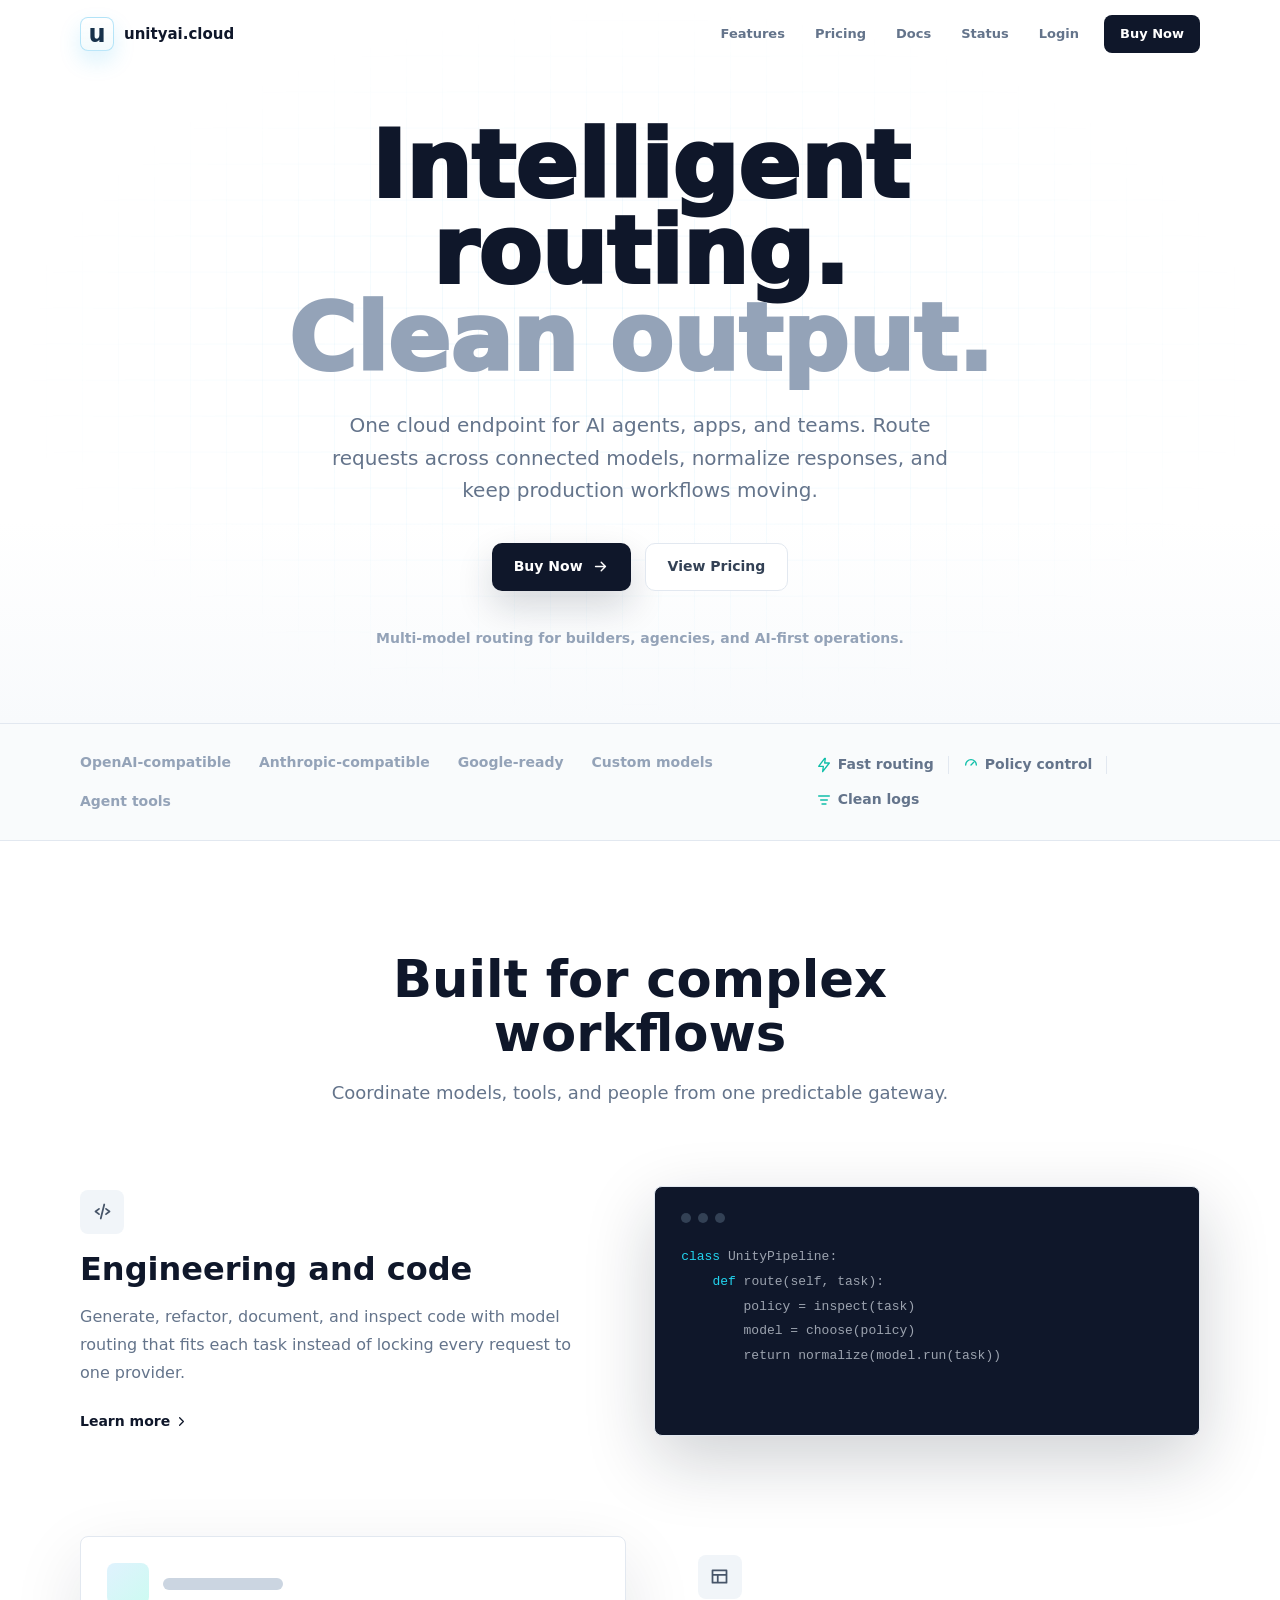
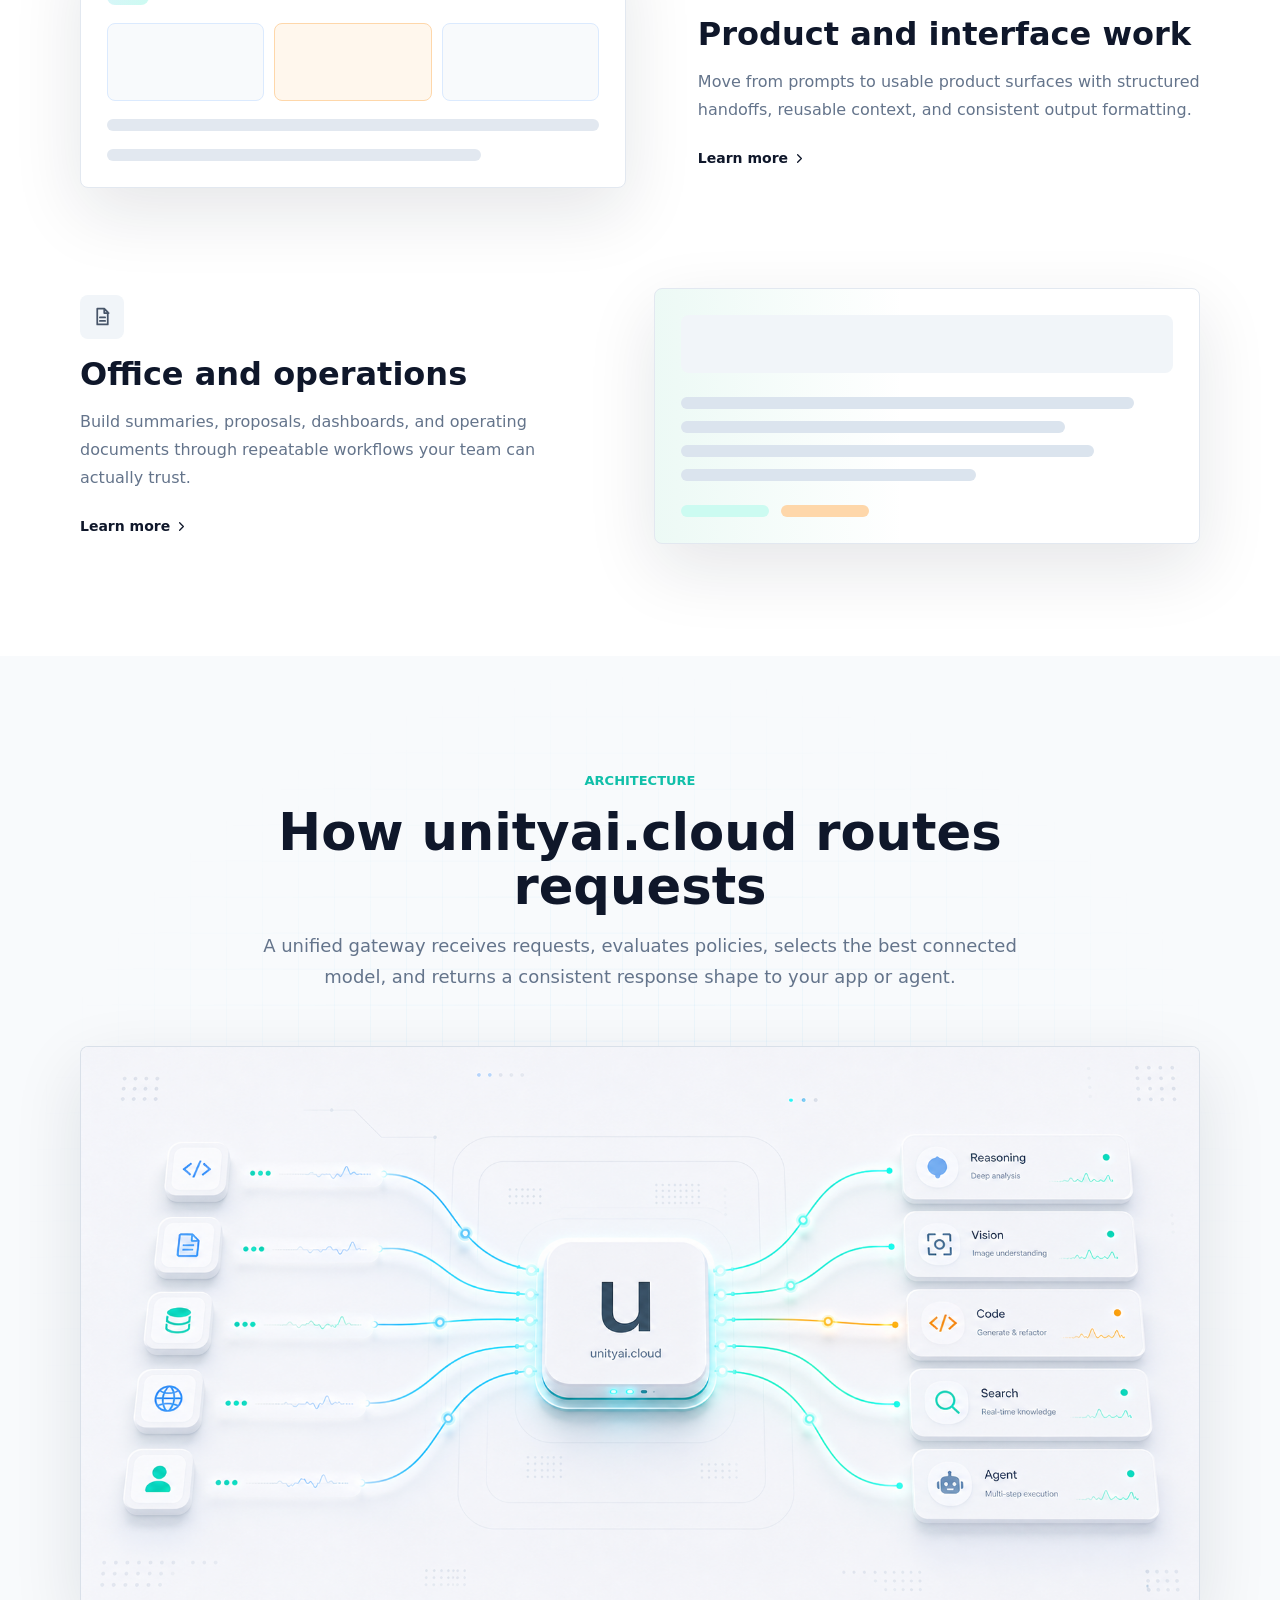
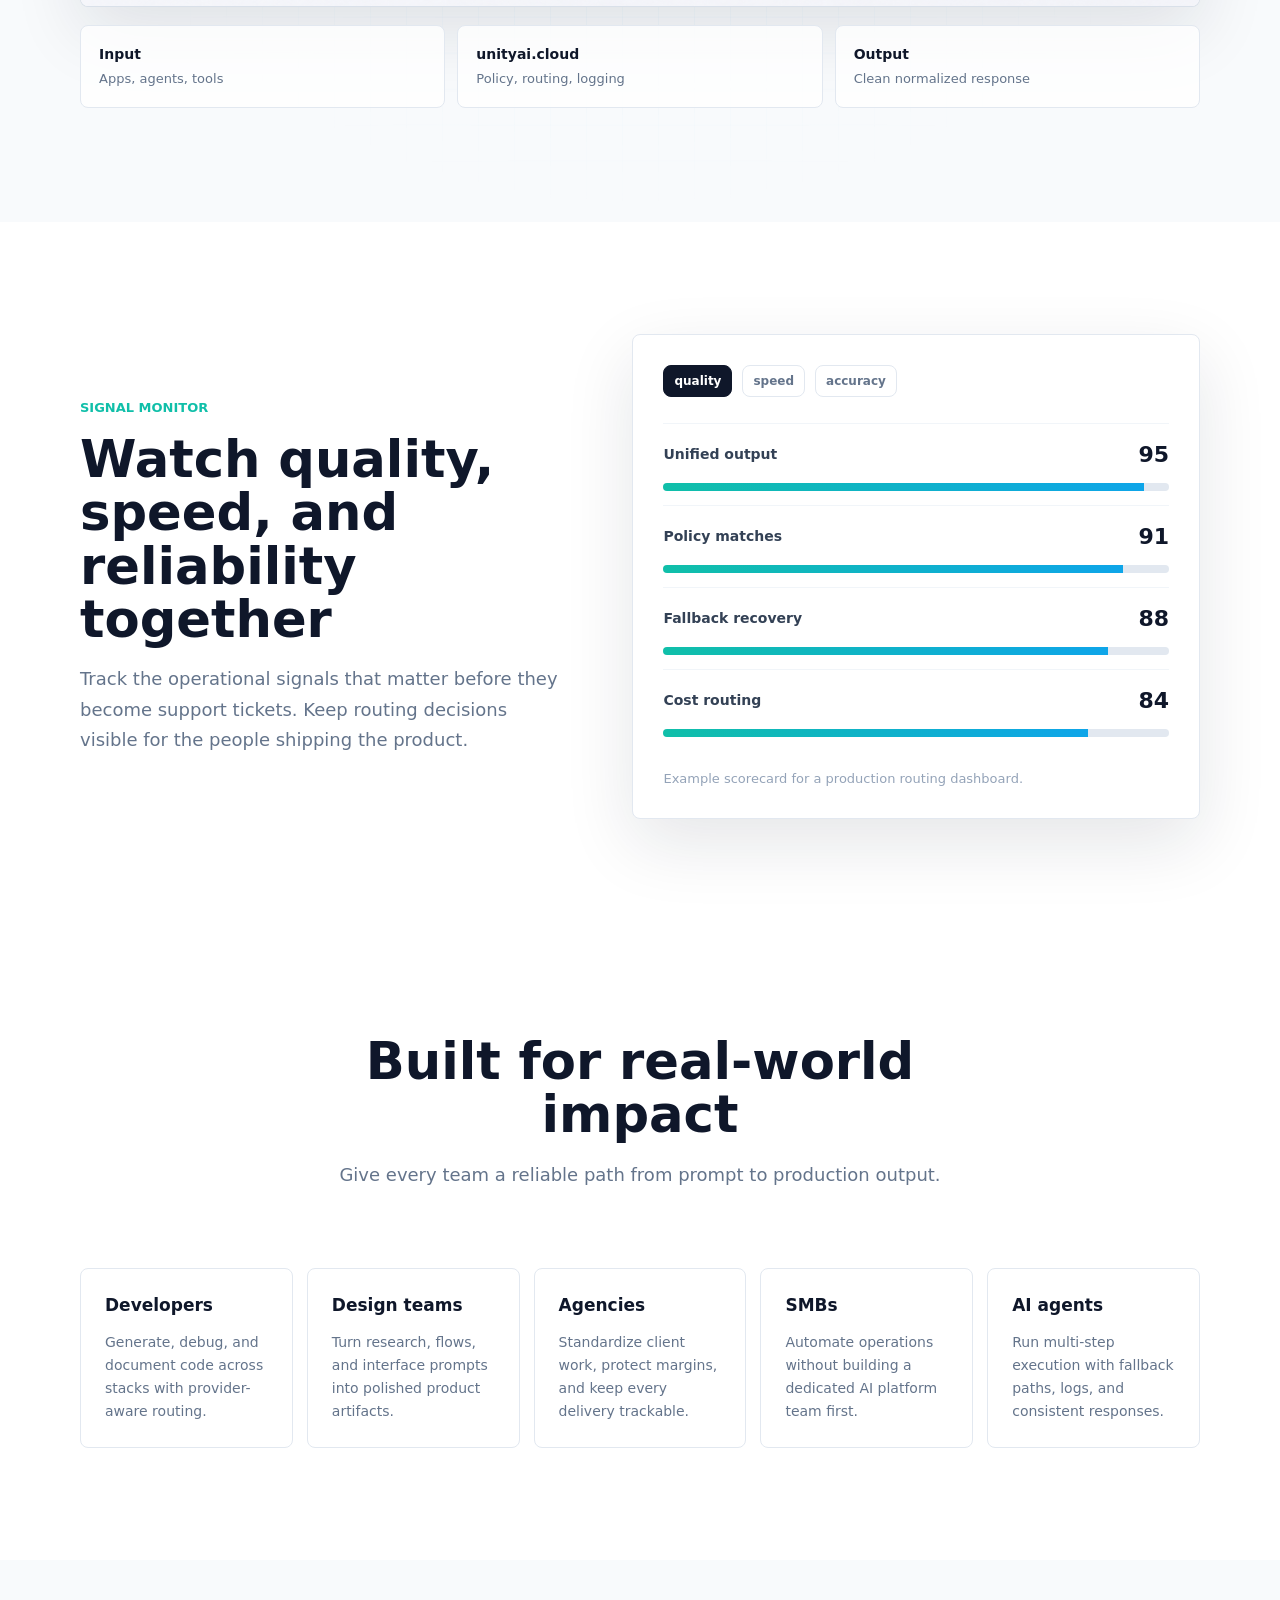
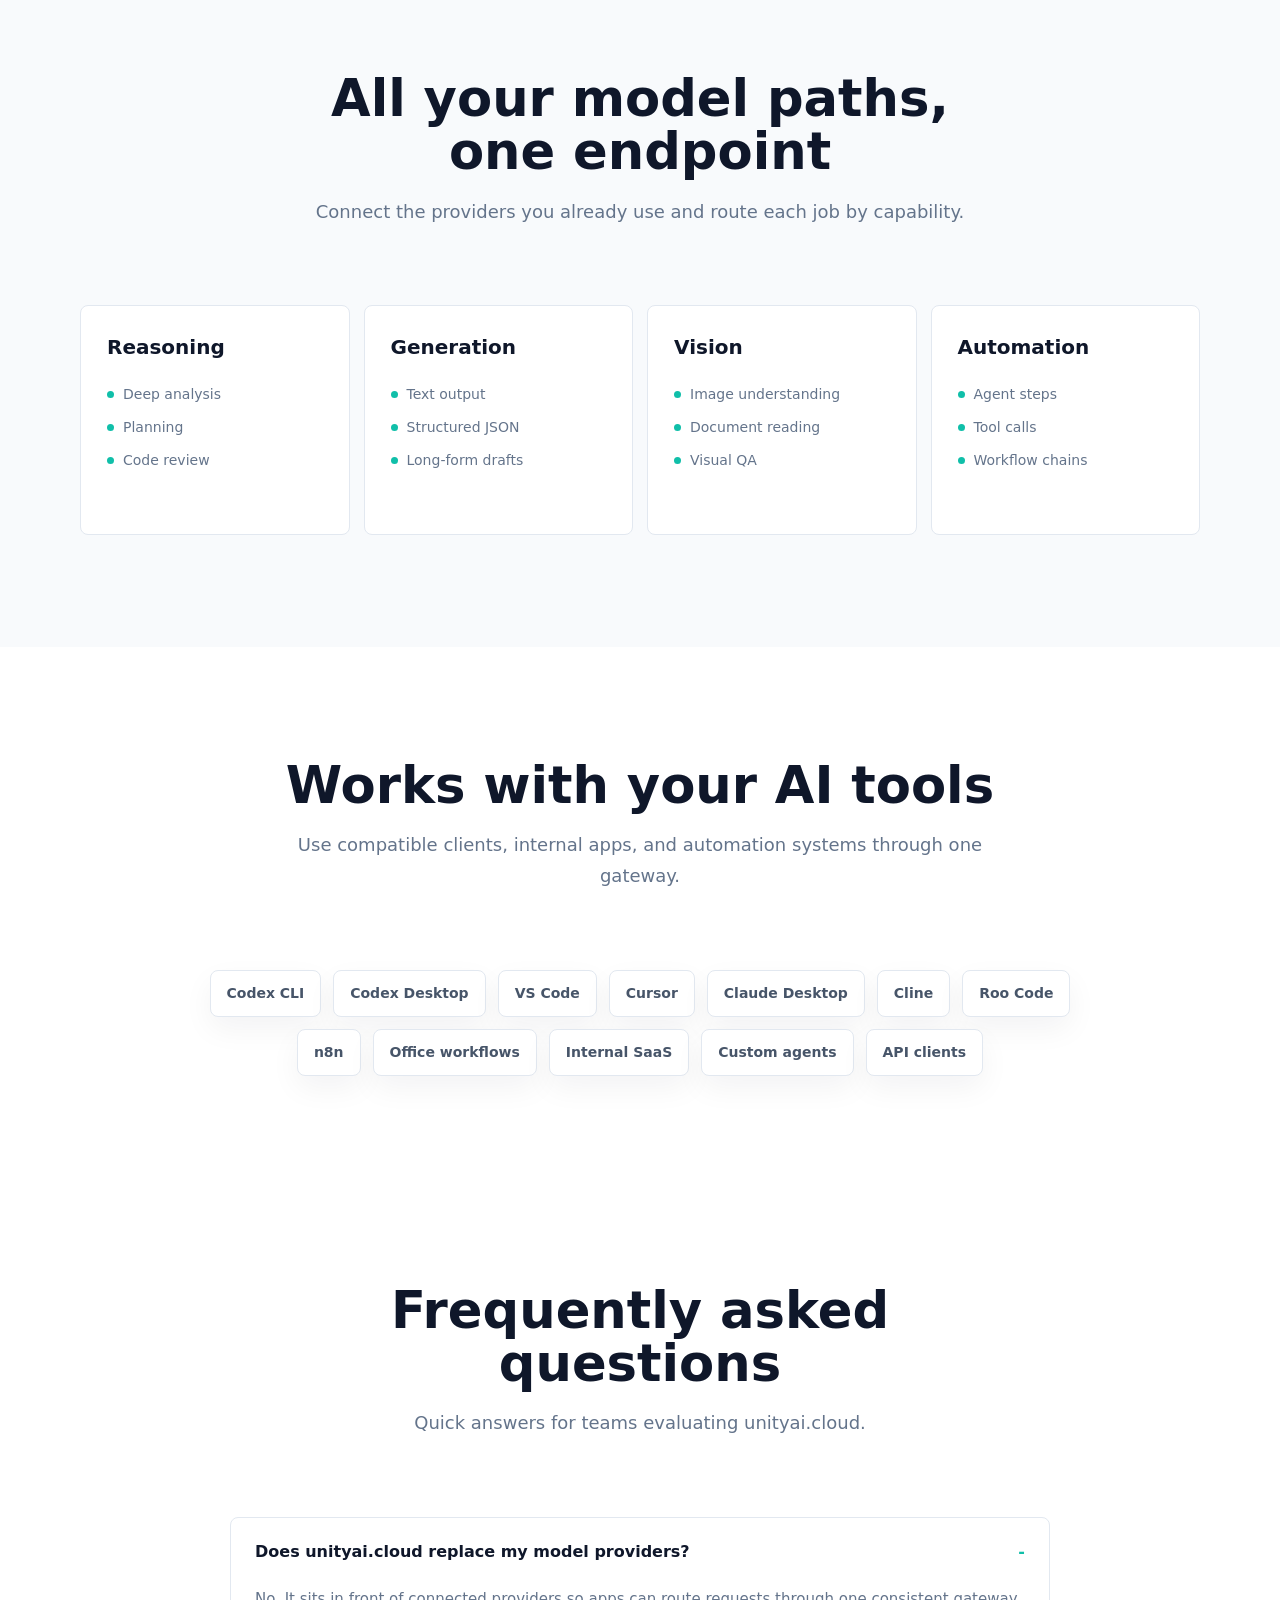
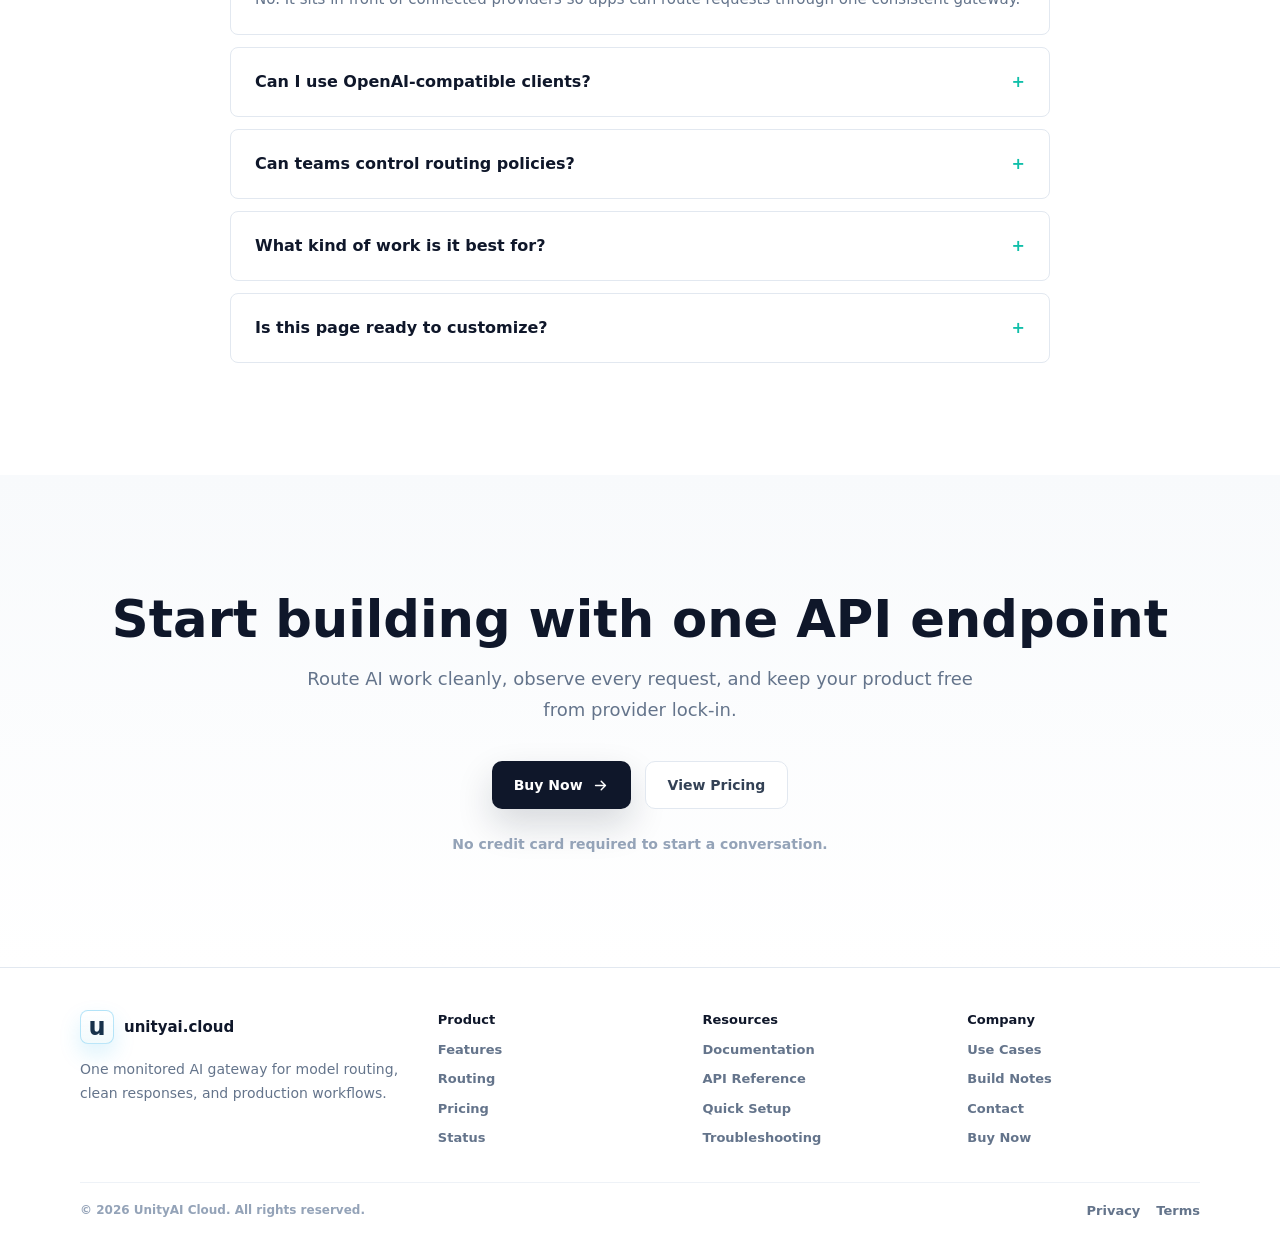
<file: index.html>
<!doctype html>
<html lang="en">
  <head>
    <meta charset="utf-8" />
    <meta name="viewport" content="width=device-width, initial-scale=1" />
    <title>unityai.cloud - AI Gateway for Multi-Model Routing</title>
    <meta
      name="description"
      content="unityai.cloud is an AI gateway for multi-model routing, OpenAI-compatible APIs, Anthropic-compatible workflows, clean output, and production AI automation."
    />
    <meta name="keywords" content="AI gateway, multi-model routing, OpenAI compatible API, Anthropic compatible API, AI proxy, model routing, UnityAI Cloud" />
    <meta name="author" content="UnityAI Cloud" />
    <meta name="robots" content="index, follow, max-image-preview:large" />
    <link rel="canonical" href="https://unityai.cloud/" />
    <meta property="og:type" content="website" />
    <meta property="og:site_name" content="unityai.cloud" />
    <meta property="og:title" content="unityai.cloud - AI Gateway for Multi-Model Routing" />
    <meta property="og:description" content="Route AI requests through one endpoint with clean output, provider fallback, status monitoring, and production-ready automation." />
    <meta property="og:url" content="https://unityai.cloud/" />
    <meta property="og:image" content="https://unityai.cloud/assets/unityai-routing.png" />
    <meta name="twitter:card" content="summary_large_image" />
    <meta name="twitter:title" content="unityai.cloud - AI Gateway for Multi-Model Routing" />
    <meta name="twitter:description" content="One AI gateway for model routing, clean responses, and production workflows." />
    <meta name="twitter:image" content="https://unityai.cloud/assets/unityai-routing.png" />
    <meta name="theme-color" content="#0f172a" />
    <link rel="icon" href="favicon.svg" type="image/svg+xml" />
    <link rel="preload" href="assets/unityai-routing.png" as="image" />
    <link rel="stylesheet" href="styles.css" />
    <link rel="stylesheet" href="footer-seo.css" />
    <script type="application/ld+json">
      {
        "@context": "https://schema.org",
        "@graph": [
          {
            "@type": "Organization",
            "@id": "https://unityai.cloud/#organization",
            "name": "UnityAI Cloud",
            "url": "https://unityai.cloud/",
            "logo": "https://unityai.cloud/favicon.svg",
            "contactPoint": {
              "@type": "ContactPoint",
              "telephone": "+91-7510020067",
              "contactType": "sales",
              "areaServed": "IN",
              "availableLanguage": ["en"]
            }
          },
          {
            "@type": "WebSite",
            "@id": "https://unityai.cloud/#website",
            "name": "unityai.cloud",
            "url": "https://unityai.cloud/",
            "publisher": {
              "@id": "https://unityai.cloud/#organization"
            }
          },
          {
            "@type": "SoftwareApplication",
            "@id": "https://unityai.cloud/#software",
            "name": "unityai.cloud",
            "applicationCategory": "DeveloperApplication",
            "operatingSystem": "Web",
            "url": "https://unityai.cloud/",
            "description": "AI gateway for multi-model routing, OpenAI-compatible APIs, Anthropic-compatible workflows, clean output, and production automation.",
            "offers": {
              "@type": "Offer",
              "url": "https://unityai.cloud/pricing",
              "priceCurrency": "INR",
              "price": "3300",
              "availability": "https://schema.org/InStock"
            }
          }
        ]
      }
    </script>
  </head>
  <body>
    <a class="skip-link" href="#main-content">Skip to content</a>

    <header class="site-header" data-header>
      <div class="nav-shell">
        <a class="brand" href="index.html" aria-label="unityai.cloud home">
          <span class="brand-mark" aria-hidden="true">u</span>
          <span>unityai.cloud</span>
        </a>

        <nav class="desktop-nav" aria-label="Primary navigation">
          <a href="index.html#features">Features</a>
          <a href="pricing.html">Pricing</a>
          <a href="documentation.html">Docs</a>
          <a href="status.html">Status</a>
          <a href="https://wa.me/917510020067?text=Hi%2C%20I%20want%20to%20buy%20UnityAI%20Cloud%20access" target="_blank" rel="noopener">Login</a>
          <a class="nav-cta" href="https://wa.me/917510020067?text=Hi%2C%20I%20want%20to%20buy%20UnityAI%20Cloud%20access" target="_blank" rel="noopener">Buy Now</a>
        </nav>

        <button class="menu-button" type="button" aria-expanded="false" aria-controls="mobile-menu" data-menu-button>
          <span class="sr-only">Open menu</span>
          <svg viewBox="0 0 24 24" aria-hidden="true">
            <path d="M4 7h16M4 12h16M4 17h16" />
          </svg>
        </button>
      </div>

      <nav id="mobile-menu" class="mobile-nav" aria-label="Mobile navigation" data-mobile-menu>
        <a href="index.html#features">Features</a>
        <a href="pricing.html">Pricing</a>
        <a href="documentation.html">Docs</a>
        <a href="status.html">Status</a>
        <a href="https://wa.me/917510020067?text=Hi%2C%20I%20want%20to%20buy%20UnityAI%20Cloud%20access" target="_blank" rel="noopener">Login</a>
        <a class="nav-cta" href="https://wa.me/917510020067?text=Hi%2C%20I%20want%20to%20buy%20UnityAI%20Cloud%20access" target="_blank" rel="noopener">Buy Now</a>
      </nav>
    </header>

    <main id="main-content">
      <section id="top" class="hero section-grid">
        <div class="hero-inner">
          <div class="hero-copy reveal">
            <h1>Intelligent routing.<br /><span>Clean output.</span></h1>
            <p>
              One cloud endpoint for AI agents, apps, and teams. Route requests across connected models,
              normalize responses, and keep production workflows moving.
            </p>
            <div class="hero-actions" aria-label="Primary actions">
              <a class="button button-primary" href="https://wa.me/917510020067?text=Hi%2C%20I%20want%20to%20buy%20UnityAI%20Cloud%20access" target="_blank" rel="noopener">
                Buy Now
                <svg viewBox="0 0 24 24" aria-hidden="true">
                  <path d="M5 12h14M13 6l6 6-6 6" />
                </svg>
              </a>
              <a class="button button-secondary" href="pricing.html">View Pricing</a>
            </div>
            <p class="hero-note">Multi-model routing for builders, agencies, and AI-first operations.</p>
          </div>
        </div>
      </section>

      <section class="provider-strip" aria-label="Platform highlights">
        <div class="strip-inner">
          <div class="provider-list">
            <span>OpenAI-compatible</span>
            <span>Anthropic-compatible</span>
            <span>Google-ready</span>
            <span>Custom models</span>
            <span>Agent tools</span>
          </div>
          <div class="strip-metrics">
            <span>
              <svg viewBox="0 0 24 24" aria-hidden="true">
                <path d="M13 2 4 14h7l-1 8 10-13h-7l1-7Z" />
              </svg>
              Fast routing
            </span>
            <span class="divider"></span>
            <span>
              <svg viewBox="0 0 24 24" aria-hidden="true">
                <path d="M4 12a8 8 0 1 1 16 0M12 12l4-4" />
              </svg>
              Policy control
            </span>
            <span class="divider"></span>
            <span>
              <svg viewBox="0 0 24 24" aria-hidden="true">
                <path d="M4 6h16M7 12h10M9 18h6" />
              </svg>
              Clean logs
            </span>
          </div>
        </div>
      </section>

      <section id="features" class="features">
        <div class="section-heading reveal">
          <h2>Built for complex workflows</h2>
          <p>Coordinate models, tools, and people from one predictable gateway.</p>
        </div>

        <div class="feature-stack">
          <article class="feature-row reveal">
            <div class="feature-copy">
              <span class="feature-icon" aria-hidden="true">
                <svg viewBox="0 0 24 24"><path d="m8 9-4 3 4 3M16 9l4 3-4 3M14 4l-4 16" /></svg>
              </span>
              <h3>Engineering and code</h3>
              <p>
                Generate, refactor, document, and inspect code with model routing that fits each task
                instead of locking every request to one provider.
              </p>
              <a class="text-link" href="#routing">
                Learn more
                <svg viewBox="0 0 24 24" aria-hidden="true"><path d="m9 6 6 6-6 6" /></svg>
              </a>
            </div>
            <div class="mockup terminal-card" aria-label="Code pipeline preview">
              <div class="window-dots" aria-hidden="true"><span></span><span></span><span></span></div>
              <pre><code><span>class</span> UnityPipeline:
    <span>def</span> route(self, task):
        policy = inspect(task)
        model = choose(policy)
        return normalize(model.run(task))</code></pre>
            </div>
          </article>

          <article class="feature-row feature-row-reverse reveal">
            <div class="feature-copy">
              <span class="feature-icon" aria-hidden="true">
                <svg viewBox="0 0 24 24"><path d="M4 5h16v14H4zM4 10h16M10 10v9" /></svg>
              </span>
              <h3>Product and interface work</h3>
              <p>
                Move from prompts to usable product surfaces with structured handoffs, reusable context,
                and consistent output formatting.
              </p>
              <a class="text-link" href="#audiences">
                Learn more
                <svg viewBox="0 0 24 24" aria-hidden="true"><path d="m9 6 6 6-6 6" /></svg>
              </a>
            </div>
            <div class="mockup design-card" aria-label="Interface preview">
              <div class="design-toolbar">
                <span></span>
                <strong></strong>
              </div>
              <div class="design-grid">
                <span></span>
                <span></span>
                <span></span>
              </div>
              <div class="line wide"></div>
              <div class="line"></div>
            </div>
          </article>

          <article class="feature-row reveal">
            <div class="feature-copy">
              <span class="feature-icon" aria-hidden="true">
                <svg viewBox="0 0 24 24"><path d="M6 3h8l4 4v14H6zM14 3v5h5M9 13h6M9 17h6" /></svg>
              </span>
              <h3>Office and operations</h3>
              <p>
                Build summaries, proposals, dashboards, and operating documents through repeatable
                workflows your team can actually trust.
              </p>
              <a class="text-link" href="#tools">
                Learn more
                <svg viewBox="0 0 24 24" aria-hidden="true"><path d="m9 6 6 6-6 6" /></svg>
              </a>
            </div>
            <div class="mockup document-card" aria-label="Business document preview">
              <div class="doc-header"></div>
              <div class="doc-lines">
                <span></span>
                <span></span>
                <span></span>
                <span></span>
              </div>
              <div class="doc-footer">
                <span></span>
                <span></span>
              </div>
            </div>
          </article>
        </div>
      </section>

      <section id="routing" class="routing section-grid">
        <div class="routing-inner">
          <div class="routing-copy reveal">
            <p class="section-label">Architecture</p>
            <h2>How unityai.cloud routes requests</h2>
            <p>
              A unified gateway receives requests, evaluates policies, selects the best connected model,
              and returns a consistent response shape to your app or agent.
            </p>
          </div>
          <figure class="routing-visual reveal">
            <img src="assets/unityai-routing.png" alt="Abstract unityai.cloud routing console with input lanes and capability outputs" />
          </figure>
          <div class="routing-steps reveal" aria-label="Routing steps">
            <div>
              <strong>Input</strong>
              <span>Apps, agents, tools</span>
            </div>
            <div>
              <strong>unityai.cloud</strong>
              <span>Policy, routing, logging</span>
            </div>
            <div>
              <strong>Output</strong>
              <span>Clean normalized response</span>
            </div>
          </div>
        </div>
      </section>

      <section id="benchmark" class="benchmark">
        <div class="benchmark-inner">
          <div class="benchmark-copy reveal">
            <p class="section-label">Signal Monitor</p>
            <h2>Watch quality, speed, and reliability together</h2>
            <p>
              Track the operational signals that matter before they become support tickets.
              Keep routing decisions visible for the people shipping the product.
            </p>
          </div>

          <div class="scorecard reveal" aria-label="Routing signal scorecard">
            <div class="score-tabs" role="tablist" aria-label="Benchmark views">
              <button class="active" type="button" role="tab" aria-selected="true" data-score-tab="quality">quality</button>
              <button type="button" role="tab" aria-selected="false" data-score-tab="speed">speed</button>
              <button type="button" role="tab" aria-selected="false" data-score-tab="accuracy">accuracy</button>
            </div>
            <div class="score-row" data-score-row>
              <span data-score-label>Unified output</span>
              <strong data-score-value>95</strong>
              <i data-score-bar style="--bar: 95%"></i>
            </div>
            <div class="score-row" data-score-row>
              <span data-score-label>Policy matches</span>
              <strong data-score-value>91</strong>
              <i data-score-bar style="--bar: 91%"></i>
            </div>
            <div class="score-row" data-score-row>
              <span data-score-label>Fallback recovery</span>
              <strong data-score-value>88</strong>
              <i data-score-bar style="--bar: 88%"></i>
            </div>
            <div class="score-row" data-score-row>
              <span data-score-label>Cost routing</span>
              <strong data-score-value>84</strong>
              <i data-score-bar style="--bar: 84%"></i>
            </div>
            <p class="score-note" data-score-note>Example scorecard for a production routing dashboard.</p>
          </div>
        </div>
      </section>

      <section id="audiences" class="audiences">
        <div class="section-heading reveal">
          <h2>Built for real-world impact</h2>
          <p>Give every team a reliable path from prompt to production output.</p>
        </div>
        <div class="audience-grid">
          <article class="audience-card reveal">
            <h3>Developers</h3>
            <p>Generate, debug, and document code across stacks with provider-aware routing.</p>
          </article>
          <article class="audience-card reveal">
            <h3>Design teams</h3>
            <p>Turn research, flows, and interface prompts into polished product artifacts.</p>
          </article>
          <article class="audience-card reveal">
            <h3>Agencies</h3>
            <p>Standardize client work, protect margins, and keep every delivery trackable.</p>
          </article>
          <article class="audience-card reveal">
            <h3>SMBs</h3>
            <p>Automate operations without building a dedicated AI platform team first.</p>
          </article>
          <article class="audience-card reveal">
            <h3>AI agents</h3>
            <p>Run multi-step execution with fallback paths, logs, and consistent responses.</p>
          </article>
        </div>
      </section>

      <section id="models" class="models">
        <div class="models-inner">
          <div class="section-heading reveal">
            <h2>All your model paths, one endpoint</h2>
            <p>Connect the providers you already use and route each job by capability.</p>
          </div>
          <div class="model-grid reveal">
            <article>
              <h3>Reasoning</h3>
              <ul>
                <li>Deep analysis</li>
                <li>Planning</li>
                <li>Code review</li>
              </ul>
            </article>
            <article>
              <h3>Generation</h3>
              <ul>
                <li>Text output</li>
                <li>Structured JSON</li>
                <li>Long-form drafts</li>
              </ul>
            </article>
            <article>
              <h3>Vision</h3>
              <ul>
                <li>Image understanding</li>
                <li>Document reading</li>
                <li>Visual QA</li>
              </ul>
            </article>
            <article>
              <h3>Automation</h3>
              <ul>
                <li>Agent steps</li>
                <li>Tool calls</li>
                <li>Workflow chains</li>
              </ul>
            </article>
          </div>
        </div>
      </section>

      <section id="tools" class="tools">
        <div class="section-heading reveal">
          <h2>Works with your AI tools</h2>
          <p>Use compatible clients, internal apps, and automation systems through one gateway.</p>
        </div>
        <div class="tool-cloud reveal" aria-label="Compatible tool examples">
          <span>Codex CLI</span>
          <span>Codex Desktop</span>
          <span>VS Code</span>
          <span>Cursor</span>
          <span>Claude Desktop</span>
          <span>Cline</span>
          <span>Roo Code</span>
          <span>n8n</span>
          <span>Office workflows</span>
          <span>Internal SaaS</span>
          <span>Custom agents</span>
          <span>API clients</span>
        </div>
      </section>

      <section id="faq" class="faq">
        <div class="section-heading reveal">
          <h2>Frequently asked questions</h2>
          <p>Quick answers for teams evaluating unityai.cloud.</p>
        </div>
        <div class="faq-list reveal">
          <details open>
            <summary>Does unityai.cloud replace my model providers?</summary>
            <p>No. It sits in front of connected providers so apps can route requests through one consistent gateway.</p>
          </details>
          <details>
            <summary>Can I use OpenAI-compatible clients?</summary>
            <p>Yes. The page is designed around OpenAI-compatible and Anthropic-compatible workflows.</p>
          </details>
          <details>
            <summary>Can teams control routing policies?</summary>
            <p>Yes. Policies can be shaped around capability, cost, speed, fallback needs, and operational constraints.</p>
          </details>
          <details>
            <summary>What kind of work is it best for?</summary>
            <p>It is best for product teams, agencies, AI agents, and operations teams that need reliable multi-model output.</p>
          </details>
          <details>
            <summary>Is this page ready to customize?</summary>
            <p>Yes. The site is static, responsive, and easy to adapt into any hosting setup.</p>
          </details>
        </div>
      </section>

      <section id="access" class="cta">
        <div class="cta-inner reveal">
          <h2>Start building with one API endpoint</h2>
          <p>Route AI work cleanly, observe every request, and keep your product free from provider lock-in.</p>
          <div class="hero-actions">
            <a class="button button-primary" href="https://wa.me/917510020067?text=Hi%2C%20I%20want%20to%20buy%20UnityAI%20Cloud%20access" target="_blank" rel="noopener">
              Buy Now
              <svg viewBox="0 0 24 24" aria-hidden="true">
                <path d="M5 12h14M13 6l6 6-6 6" />
              </svg>
            </a>
            <a class="button button-secondary" href="pricing.html">View Pricing</a>
          </div>
          <p class="cta-note">No credit card required to start a conversation.</p>
        </div>
      </section>
    </main>

    <footer class="site-footer">
      <div class="footer-inner">
        <div class="footer-brand">
          <a class="brand" href="index.html" aria-label="unityai.cloud home">
            <span class="brand-mark" aria-hidden="true">u</span>
            <span>unityai.cloud</span>
          </a>
          <p>One monitored AI gateway for model routing, clean responses, and production workflows.</p>
        </div>
        <nav class="footer-column" aria-label="Product links">
          <strong>Product</strong>
          <a href="index.html#features">Features</a>
          <a href="index.html#routing">Routing</a>
          <a href="pricing.html">Pricing</a>
          <a href="status.html">Status</a>
        </nav>
        <nav class="footer-column" aria-label="Resource links">
          <strong>Resources</strong>
          <a href="documentation.html">Documentation</a>
          <a href="documentation.html#api-reference">API Reference</a>
          <a href="documentation.html#quick-setup">Quick Setup</a>
          <a href="documentation.html#troubleshooting">Troubleshooting</a>
        </nav>
        <nav class="footer-column" aria-label="Company links">
          <strong>Company</strong>
          <a href="index.html#audiences">Use Cases</a>
          <a href="documentation.html#build-notes">Build Notes</a>
          <a href="https://wa.me/917510020067?text=Hi%2C%20I%20want%20to%20buy%20UnityAI%20Cloud%20access" target="_blank" rel="noopener">Contact</a>
          <a href="https://wa.me/917510020067?text=Hi%2C%20I%20want%20to%20buy%20UnityAI%20Cloud%20access" target="_blank" rel="noopener">Buy Now</a>
        </nav>
      </div>
      <div class="footer-bottom">
        <span>© 2026 UnityAI Cloud. All rights reserved.</span>
        <div class="footer-bottom-links">
          <a href="documentation.html">Privacy</a>
          <a href="documentation.html">Terms</a>
        </div>
      </div>
    </footer>

    <script src="script.js"></script>
  </body>
</html>
</file>
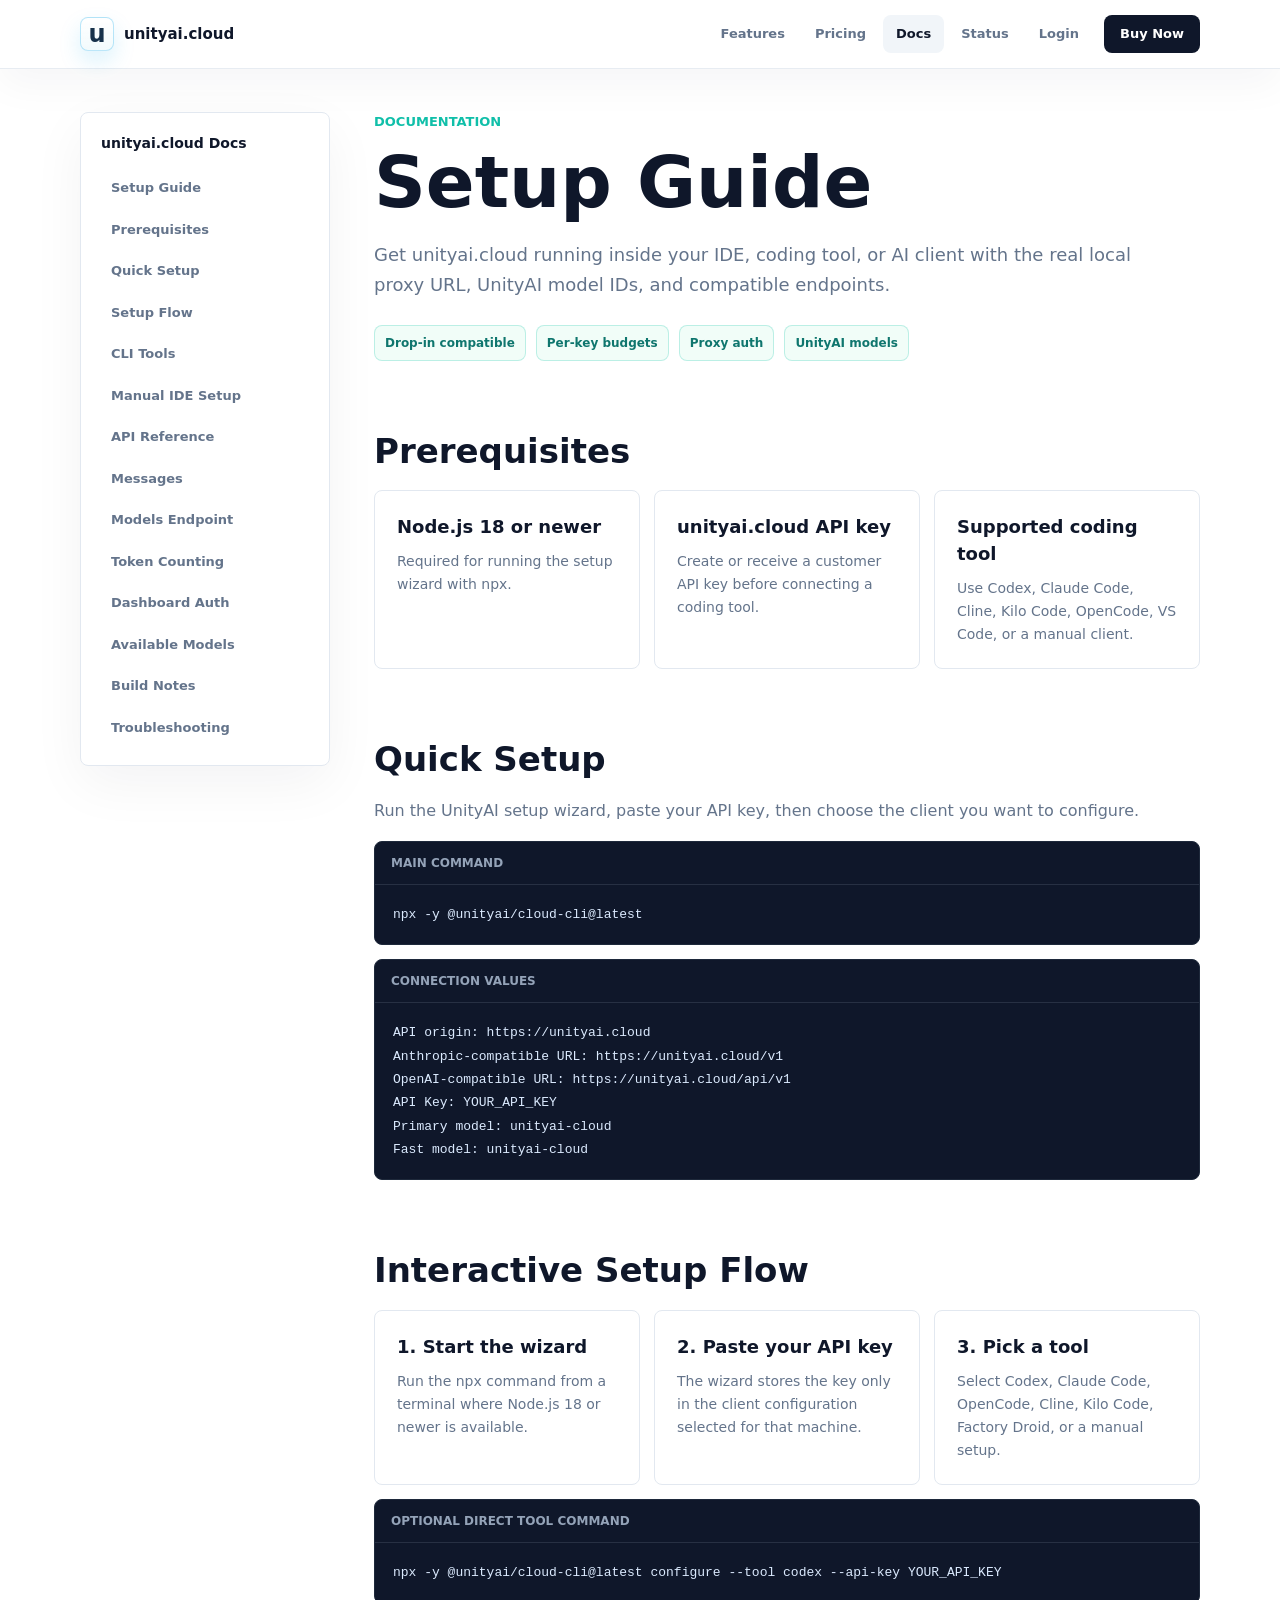
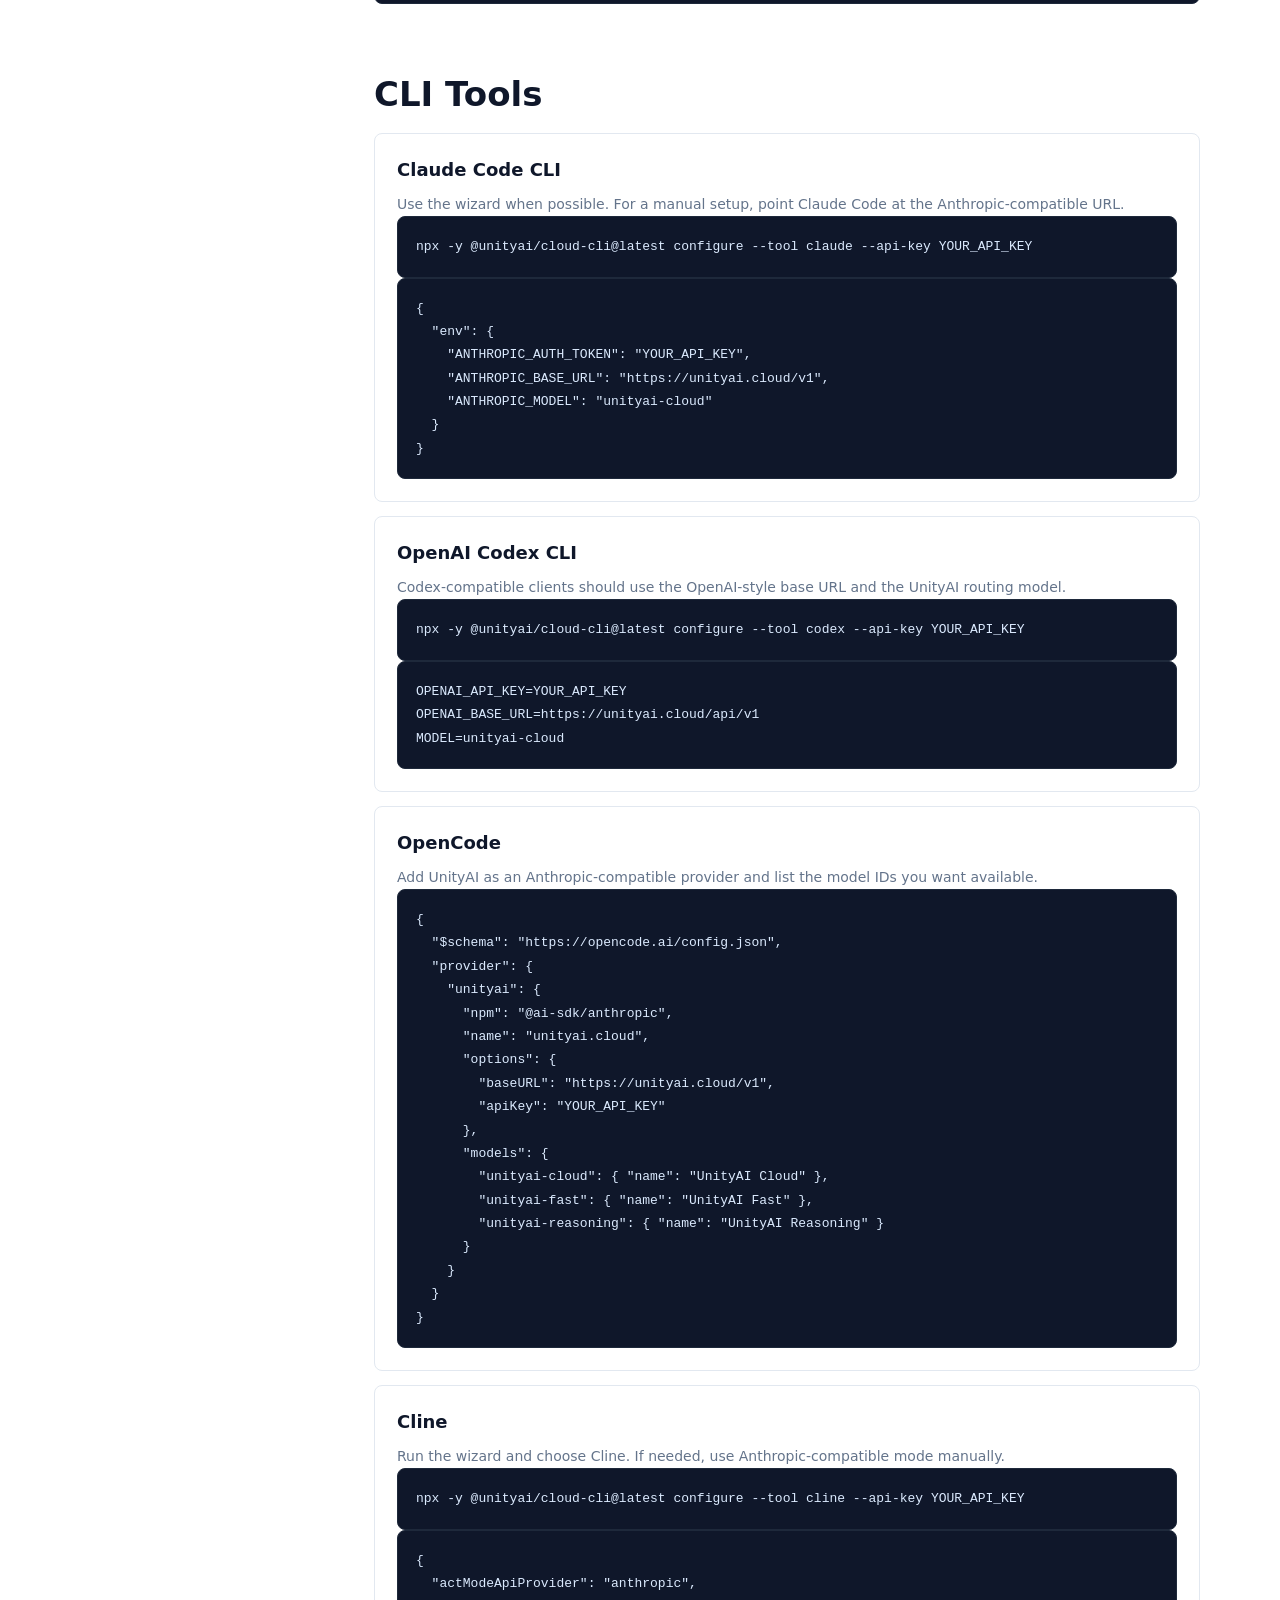
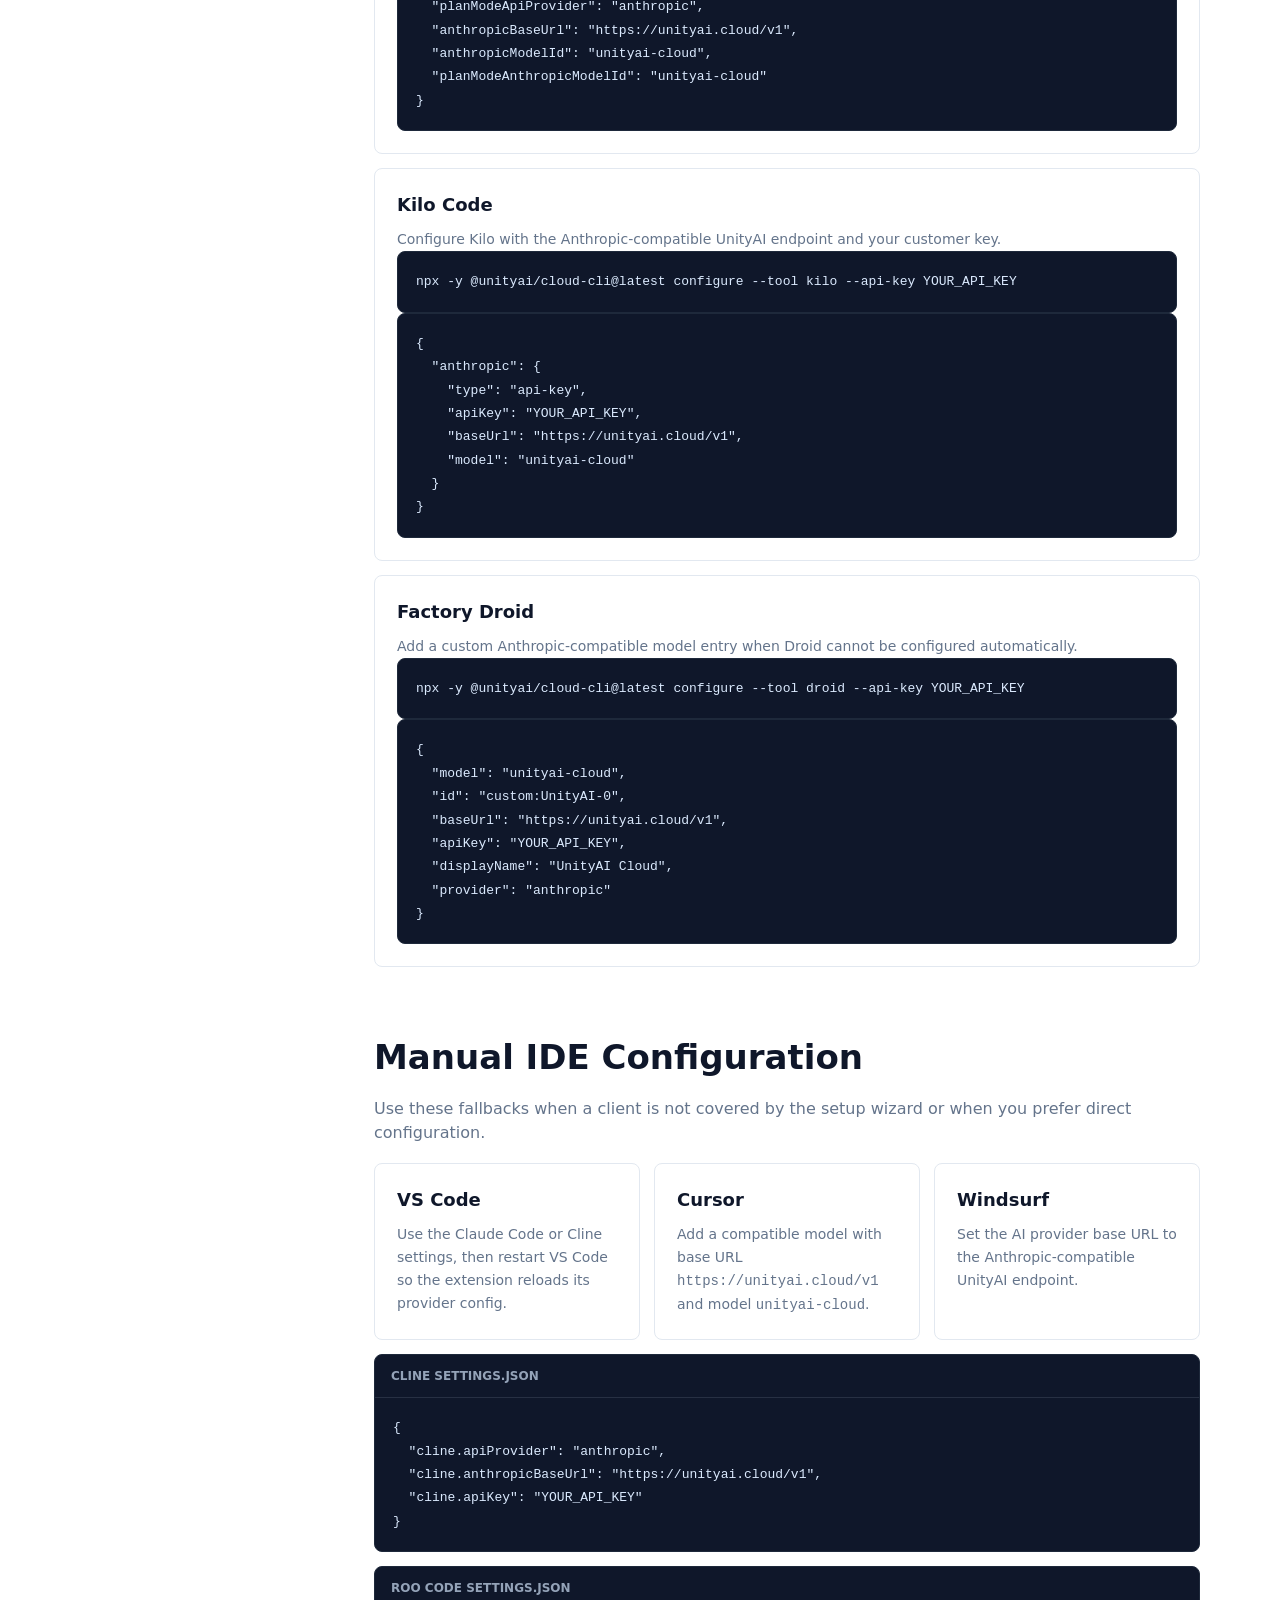
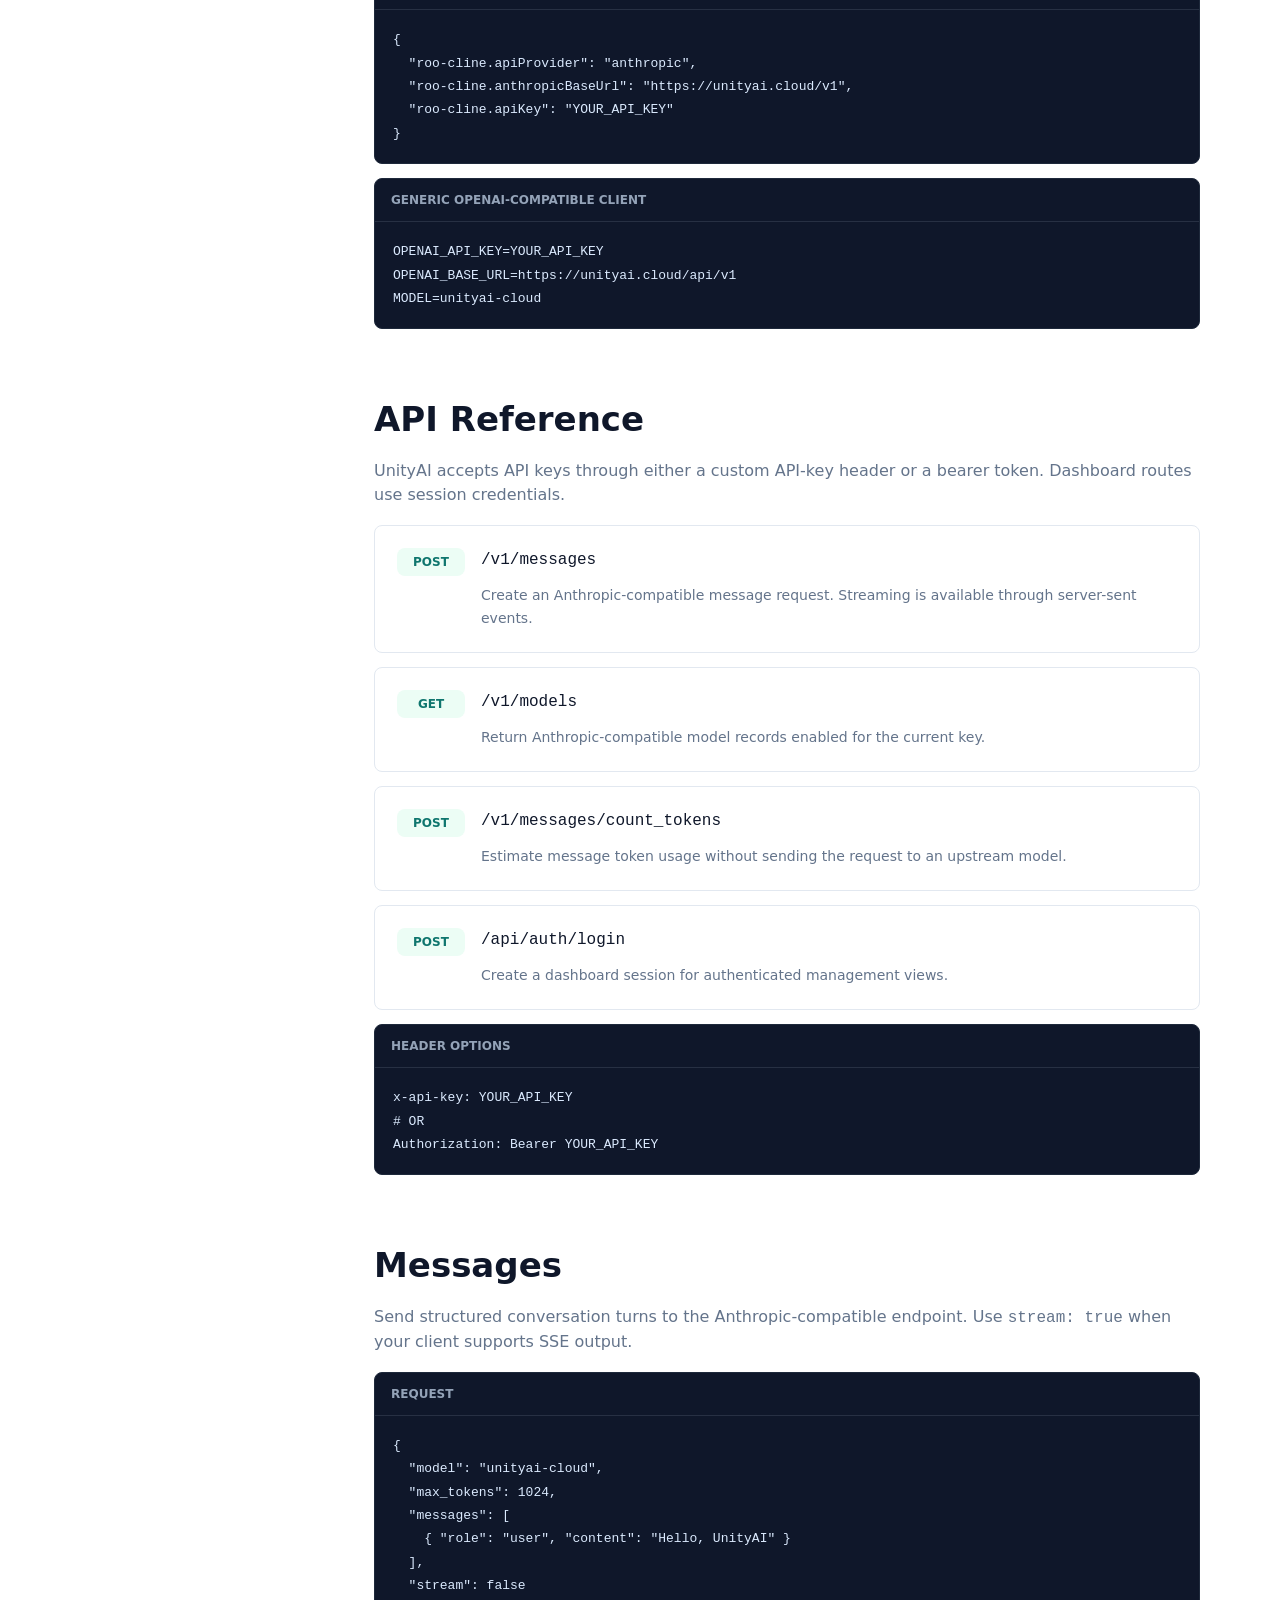
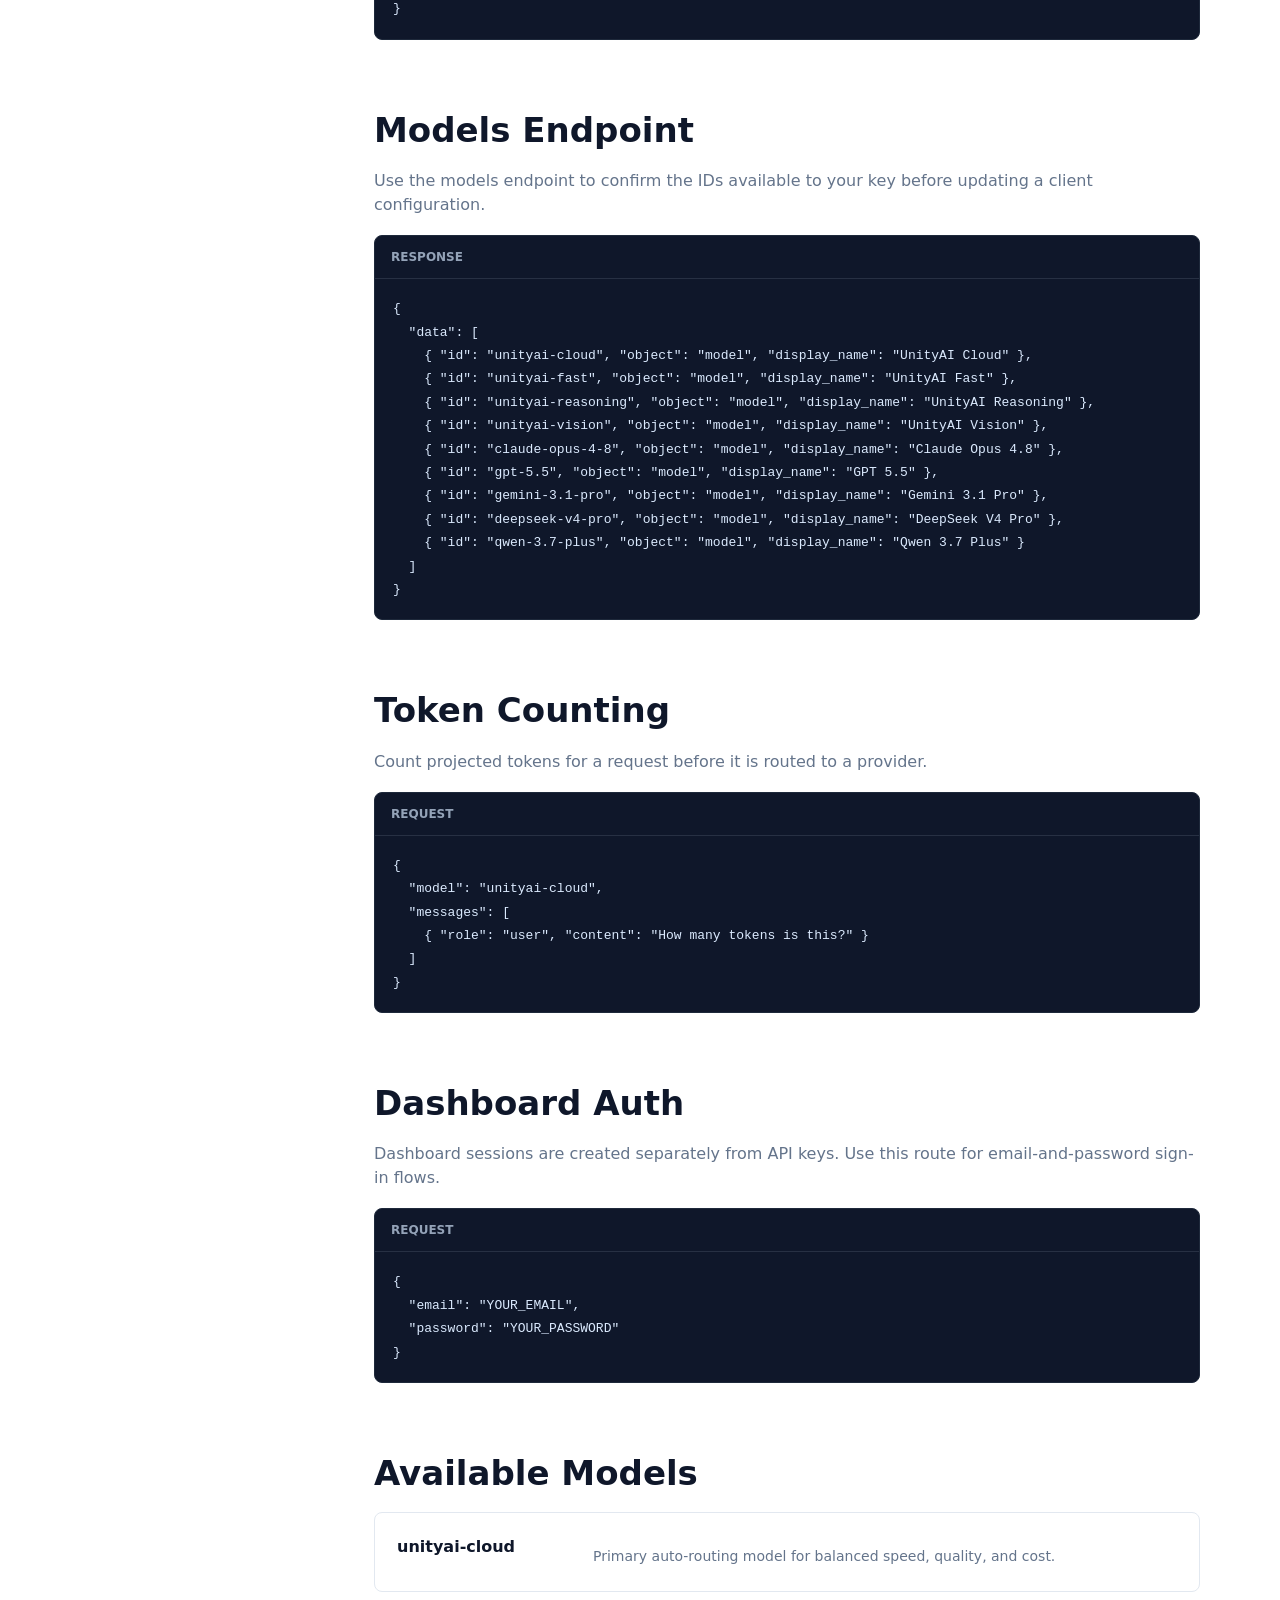
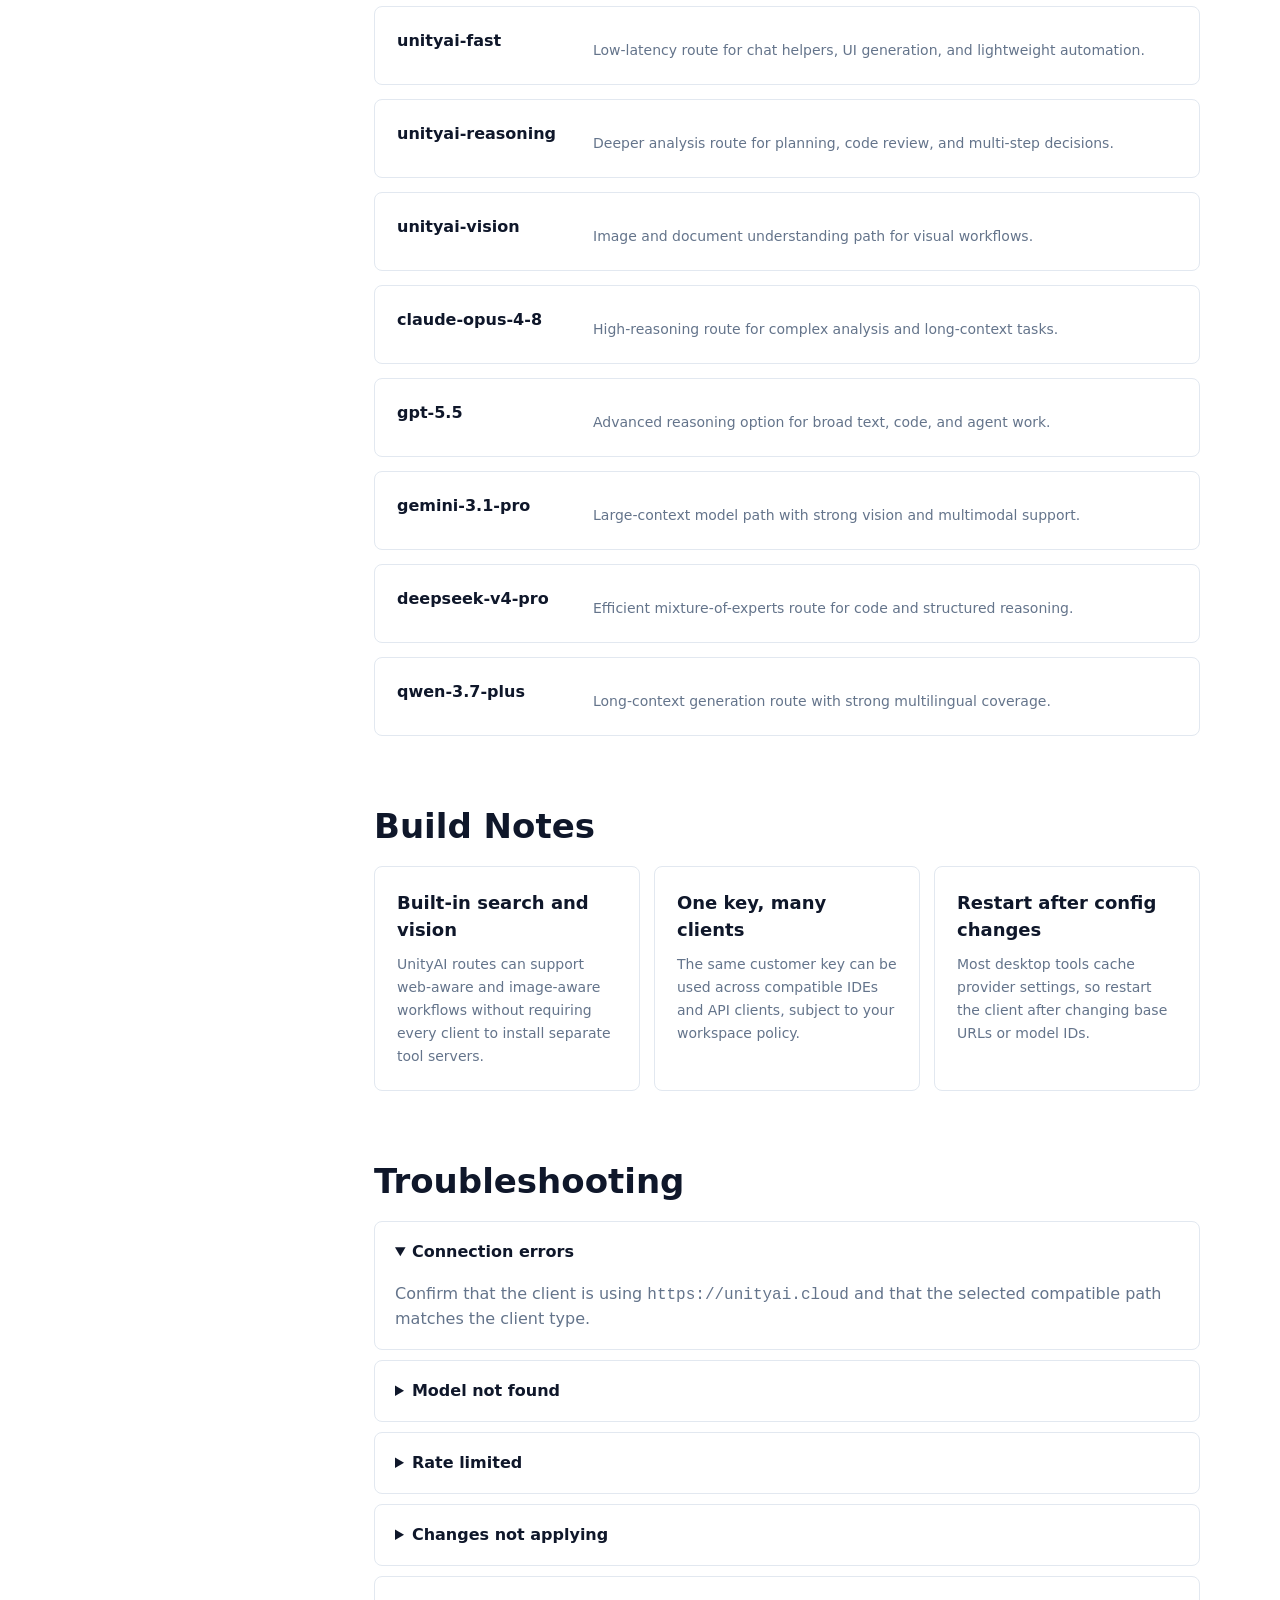
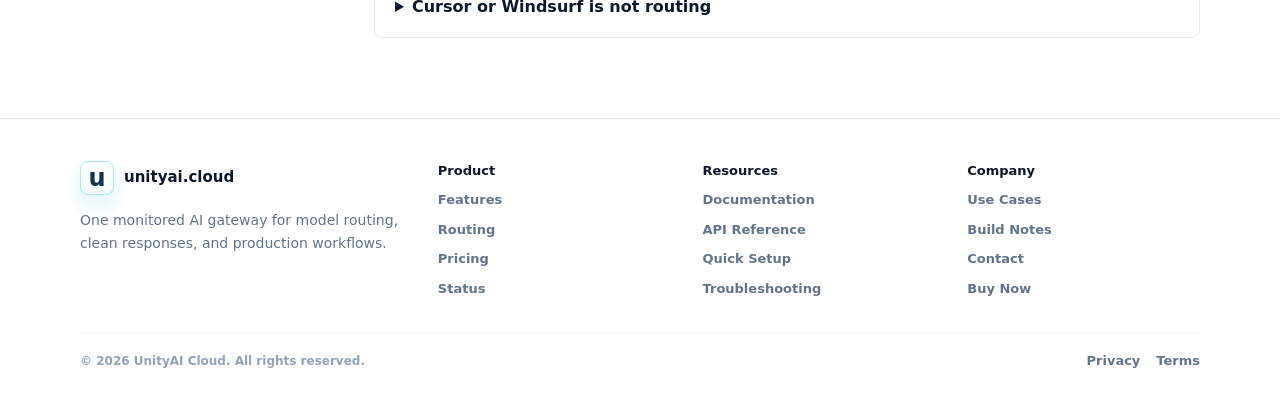
<file: documentation.html>
<!doctype html>
<html lang="en">
  <head>
    <meta charset="utf-8" />
    <meta name="viewport" content="width=device-width, initial-scale=1" />
    <title>Documentation - unityai.cloud API Setup Guide</title>
    <meta
      name="description"
      content="Read the unityai.cloud setup guide for API keys, OpenAI-compatible clients, Anthropic-compatible clients, model IDs, token counting, and troubleshooting."
    />
    <meta name="keywords" content="unityai.cloud docs, AI gateway documentation, OpenAI compatible setup, Anthropic compatible setup, API setup guide" />
    <meta name="author" content="UnityAI Cloud" />
    <meta name="robots" content="index, follow, max-image-preview:large" />
    <link rel="canonical" href="https://unityai.cloud/documentation" />
    <meta property="og:type" content="article" />
    <meta property="og:site_name" content="unityai.cloud" />
    <meta property="og:title" content="Documentation - unityai.cloud API Setup Guide" />
    <meta property="og:description" content="Setup instructions, client configuration, API reference, model IDs, and troubleshooting for unityai.cloud." />
    <meta property="og:url" content="https://unityai.cloud/documentation" />
    <meta property="og:image" content="https://unityai.cloud/assets/unityai-routing.png" />
    <meta name="twitter:card" content="summary_large_image" />
    <meta name="twitter:title" content="Documentation - unityai.cloud API Setup Guide" />
    <meta name="twitter:description" content="Connect coding tools, IDEs, and API clients to the unityai.cloud AI gateway." />
    <meta name="twitter:image" content="https://unityai.cloud/assets/unityai-routing.png" />
    <meta name="theme-color" content="#0f172a" />
    <link rel="icon" href="favicon.svg" type="image/svg+xml" />
    <link rel="stylesheet" href="styles.css" />
    <link rel="stylesheet" href="footer-seo.css" />
    <script type="application/ld+json">
      {
        "@context": "https://schema.org",
        "@type": "TechArticle",
        "headline": "unityai.cloud API Setup Guide",
        "description": "Setup guide and API reference for connecting AI clients to unityai.cloud.",
        "mainEntityOfPage": "https://unityai.cloud/documentation",
        "author": {
          "@type": "Organization",
          "name": "UnityAI Cloud"
        },
        "publisher": {
          "@type": "Organization",
          "name": "UnityAI Cloud",
          "logo": {
            "@type": "ImageObject",
            "url": "https://unityai.cloud/favicon.svg"
          }
        }
      }
    </script>
  </head>
  <body class="subpage docs-page">
    <a class="skip-link" href="#main-content">Skip to content</a>

    <header class="site-header" data-header>
      <div class="nav-shell">
        <a class="brand" href="index.html" aria-label="unityai.cloud home">
          <span class="brand-mark" aria-hidden="true">u</span>
          <span>unityai.cloud</span>
        </a>

        <nav class="desktop-nav" aria-label="Primary navigation">
          <a href="index.html#features">Features</a>
          <a href="pricing.html">Pricing</a>
          <a class="active" href="documentation.html">Docs</a>
          <a href="status.html">Status</a>
          <a href="https://wa.me/917510020067?text=Hi%2C%20I%20want%20to%20buy%20UnityAI%20Cloud%20access" target="_blank" rel="noopener">Login</a>
          <a class="nav-cta" href="https://wa.me/917510020067?text=Hi%2C%20I%20want%20to%20buy%20UnityAI%20Cloud%20access" target="_blank" rel="noopener">Buy Now</a>
        </nav>

        <button class="menu-button" type="button" aria-expanded="false" aria-controls="mobile-menu" data-menu-button>
          <span class="sr-only">Open menu</span>
          <svg viewBox="0 0 24 24" aria-hidden="true">
            <path d="M4 7h16M4 12h16M4 17h16" />
          </svg>
        </button>
      </div>

      <nav id="mobile-menu" class="mobile-nav" aria-label="Mobile navigation" data-mobile-menu>
        <a href="index.html#features">Features</a>
        <a href="pricing.html">Pricing</a>
        <a href="documentation.html">Docs</a>
        <a href="status.html">Status</a>
        <a href="https://wa.me/917510020067?text=Hi%2C%20I%20want%20to%20buy%20UnityAI%20Cloud%20access" target="_blank" rel="noopener">Login</a>
        <a class="nav-cta" href="https://wa.me/917510020067?text=Hi%2C%20I%20want%20to%20buy%20UnityAI%20Cloud%20access" target="_blank" rel="noopener">Buy Now</a>
      </nav>
    </header>

    <main id="main-content" class="docs-layout">
      <aside class="docs-sidebar" aria-label="Documentation sections">
        <strong>unityai.cloud Docs</strong>
        <nav>
          <a href="#setup">Setup Guide</a>
          <a href="#prerequisites">Prerequisites</a>
          <a href="#quick-setup">Quick Setup</a>
          <a href="#setup-flow">Setup Flow</a>
          <a href="#cli-tools">CLI Tools</a>
          <a href="#manual-ide">Manual IDE Setup</a>
          <a href="#api-reference">API Reference</a>
          <a href="#messages">Messages</a>
          <a href="#models-api">Models Endpoint</a>
          <a href="#token-counting">Token Counting</a>
          <a href="#dashboard-auth">Dashboard Auth</a>
          <a href="#models">Available Models</a>
          <a href="#build-notes">Build Notes</a>
          <a href="#troubleshooting">Troubleshooting</a>
        </nav>
      </aside>

      <article class="docs-content">
        <p class="section-label">Documentation</p>
        <h1 id="setup">Setup Guide</h1>
        <p class="docs-lead">
          Get unityai.cloud running inside your IDE, coding tool, or AI client with the real local
          proxy URL, UnityAI model IDs, and compatible endpoints.
        </p>

        <div class="doc-tags" aria-label="Documentation highlights">
          <span>Drop-in compatible</span>
          <span>Per-key budgets</span>
          <span>Proxy auth</span>
          <span>UnityAI models</span>
        </div>

        <section id="prerequisites" class="doc-section">
          <h2>Prerequisites</h2>
          <div class="doc-checklist">
            <article>
              <h3>Node.js 18 or newer</h3>
              <p>Required for running the setup wizard with npx.</p>
            </article>
            <article>
              <h3>unityai.cloud API key</h3>
              <p>Create or receive a customer API key before connecting a coding tool.</p>
            </article>
            <article>
              <h3>Supported coding tool</h3>
              <p>Use Codex, Claude Code, Cline, Kilo Code, OpenCode, VS Code, or a manual client.</p>
            </article>
          </div>
        </section>

        <section id="quick-setup" class="doc-section">
          <h2>Quick Setup</h2>
          <p>Run the UnityAI setup wizard, paste your API key, then choose the client you want to configure.</p>
          <div class="code-card">
            <div class="code-title">Main Command</div>
            <pre><code>npx -y @unityai/cloud-cli@latest</code></pre>
          </div>
          <div class="code-card">
            <div class="code-title">Connection Values</div>
            <pre><code>API origin: https://unityai.cloud
Anthropic-compatible URL: https://unityai.cloud/v1
OpenAI-compatible URL: https://unityai.cloud/api/v1
API Key: YOUR_API_KEY
Primary model: unityai-cloud
Fast model: unityai-cloud</code></pre>
          </div>
        </section>

        <section id="setup-flow" class="doc-section">
          <h2>Interactive Setup Flow</h2>
          <div class="doc-checklist">
            <article>
              <h3>1. Start the wizard</h3>
              <p>Run the npx command from a terminal where Node.js 18 or newer is available.</p>
            </article>
            <article>
              <h3>2. Paste your API key</h3>
              <p>The wizard stores the key only in the client configuration selected for that machine.</p>
            </article>
            <article>
              <h3>3. Pick a tool</h3>
              <p>Select Codex, Claude Code, OpenCode, Cline, Kilo Code, Factory Droid, or a manual setup.</p>
            </article>
          </div>
          <div class="code-card">
            <div class="code-title">Optional Direct Tool Command</div>
            <pre><code>npx -y @unityai/cloud-cli@latest configure --tool codex --api-key YOUR_API_KEY</code></pre>
          </div>
        </section>

        <section id="cli-tools" class="doc-section">
          <h2>CLI Tools</h2>
          <div class="doc-grid">
            <article>
              <h3>Claude Code CLI</h3>
              <p>Use the wizard when possible. For a manual setup, point Claude Code at the Anthropic-compatible URL.</p>
              <pre><code>npx -y @unityai/cloud-cli@latest configure --tool claude --api-key YOUR_API_KEY</code></pre>
              <pre><code>{
  "env": {
    "ANTHROPIC_AUTH_TOKEN": "YOUR_API_KEY",
    "ANTHROPIC_BASE_URL": "https://unityai.cloud/v1",
    "ANTHROPIC_MODEL": "unityai-cloud"
  }
}</code></pre>
            </article>

            <article>
              <h3>OpenAI Codex CLI</h3>
              <p>Codex-compatible clients should use the OpenAI-style base URL and the UnityAI routing model.</p>
              <pre><code>npx -y @unityai/cloud-cli@latest configure --tool codex --api-key YOUR_API_KEY</code></pre>
              <pre><code>OPENAI_API_KEY=YOUR_API_KEY
OPENAI_BASE_URL=https://unityai.cloud/api/v1
MODEL=unityai-cloud</code></pre>
            </article>

            <article>
              <h3>OpenCode</h3>
              <p>Add UnityAI as an Anthropic-compatible provider and list the model IDs you want available.</p>
              <pre><code>{
  "$schema": "https://opencode.ai/config.json",
  "provider": {
    "unityai": {
      "npm": "@ai-sdk/anthropic",
      "name": "unityai.cloud",
      "options": {
        "baseURL": "https://unityai.cloud/v1",
        "apiKey": "YOUR_API_KEY"
      },
      "models": {
        "unityai-cloud": { "name": "UnityAI Cloud" },
        "unityai-fast": { "name": "UnityAI Fast" },
        "unityai-reasoning": { "name": "UnityAI Reasoning" }
      }
    }
  }
}</code></pre>
            </article>

            <article>
              <h3>Cline</h3>
              <p>Run the wizard and choose Cline. If needed, use Anthropic-compatible mode manually.</p>
              <pre><code>npx -y @unityai/cloud-cli@latest configure --tool cline --api-key YOUR_API_KEY</code></pre>
              <pre><code>{
  "actModeApiProvider": "anthropic",
  "planModeApiProvider": "anthropic",
  "anthropicBaseUrl": "https://unityai.cloud/v1",
  "anthropicModelId": "unityai-cloud",
  "planModeAnthropicModelId": "unityai-cloud"
}</code></pre>
            </article>

            <article>
              <h3>Kilo Code</h3>
              <p>Configure Kilo with the Anthropic-compatible UnityAI endpoint and your customer key.</p>
              <pre><code>npx -y @unityai/cloud-cli@latest configure --tool kilo --api-key YOUR_API_KEY</code></pre>
              <pre><code>{
  "anthropic": {
    "type": "api-key",
    "apiKey": "YOUR_API_KEY",
    "baseUrl": "https://unityai.cloud/v1",
    "model": "unityai-cloud"
  }
}</code></pre>
            </article>

            <article>
              <h3>Factory Droid</h3>
              <p>Add a custom Anthropic-compatible model entry when Droid cannot be configured automatically.</p>
              <pre><code>npx -y @unityai/cloud-cli@latest configure --tool droid --api-key YOUR_API_KEY</code></pre>
              <pre><code>{
  "model": "unityai-cloud",
  "id": "custom:UnityAI-0",
  "baseUrl": "https://unityai.cloud/v1",
  "apiKey": "YOUR_API_KEY",
  "displayName": "UnityAI Cloud",
  "provider": "anthropic"
}</code></pre>
            </article>
          </div>
        </section>

        <section id="manual-ide" class="doc-section">
          <h2>Manual IDE Configuration</h2>
          <p>Use these fallbacks when a client is not covered by the setup wizard or when you prefer direct configuration.</p>
          <div class="doc-checklist">
            <article>
              <h3>VS Code</h3>
              <p>Use the Claude Code or Cline settings, then restart VS Code so the extension reloads its provider config.</p>
            </article>
            <article>
              <h3>Cursor</h3>
              <p>Add a compatible model with base URL <code>https://unityai.cloud/v1</code> and model <code>unityai-cloud</code>.</p>
            </article>
            <article>
              <h3>Windsurf</h3>
              <p>Set the AI provider base URL to the Anthropic-compatible UnityAI endpoint.</p>
            </article>
          </div>
          <div class="code-card">
            <div class="code-title">Cline settings.json</div>
            <pre><code>{
  "cline.apiProvider": "anthropic",
  "cline.anthropicBaseUrl": "https://unityai.cloud/v1",
  "cline.apiKey": "YOUR_API_KEY"
}</code></pre>
          </div>
          <div class="code-card">
            <div class="code-title">Roo Code settings.json</div>
            <pre><code>{
  "roo-cline.apiProvider": "anthropic",
  "roo-cline.anthropicBaseUrl": "https://unityai.cloud/v1",
  "roo-cline.apiKey": "YOUR_API_KEY"
}</code></pre>
          </div>
          <div class="code-card">
            <div class="code-title">Generic OpenAI-Compatible Client</div>
            <pre><code>OPENAI_API_KEY=YOUR_API_KEY
OPENAI_BASE_URL=https://unityai.cloud/api/v1
MODEL=unityai-cloud</code></pre>
          </div>
        </section>

        <section id="api-reference" class="doc-section">
          <h2>API Reference</h2>
          <p>UnityAI accepts API keys through either a custom API-key header or a bearer token. Dashboard routes use session credentials.</p>
          <div class="api-list">
            <article>
              <span>POST</span>
              <code>/v1/messages</code>
              <p>Create an Anthropic-compatible message request. Streaming is available through server-sent events.</p>
            </article>
            <article>
              <span>GET</span>
              <code>/v1/models</code>
              <p>Return Anthropic-compatible model records enabled for the current key.</p>
            </article>
            <article>
              <span>POST</span>
              <code>/v1/messages/count_tokens</code>
              <p>Estimate message token usage without sending the request to an upstream model.</p>
            </article>
            <article>
              <span>POST</span>
              <code>/api/auth/login</code>
              <p>Create a dashboard session for authenticated management views.</p>
            </article>
          </div>
          <div class="code-card">
            <div class="code-title">Header Options</div>
            <pre><code>x-api-key: YOUR_API_KEY
# OR
Authorization: Bearer YOUR_API_KEY</code></pre>
          </div>
        </section>

        <section id="messages" class="doc-section">
          <h2>Messages</h2>
          <p>Send structured conversation turns to the Anthropic-compatible endpoint. Use <code>stream: true</code> when your client supports SSE output.</p>
          <div class="code-card">
            <div class="code-title">Request</div>
            <pre><code>{
  "model": "unityai-cloud",
  "max_tokens": 1024,
  "messages": [
    { "role": "user", "content": "Hello, UnityAI" }
  ],
  "stream": false
}</code></pre>
          </div>
        </section>

        <section id="models-api" class="doc-section">
          <h2>Models Endpoint</h2>
          <p>Use the models endpoint to confirm the IDs available to your key before updating a client configuration.</p>
          <div class="code-card">
            <div class="code-title">Response</div>
            <pre><code>{
  "data": [
    { "id": "unityai-cloud", "object": "model", "display_name": "UnityAI Cloud" },
    { "id": "unityai-fast", "object": "model", "display_name": "UnityAI Fast" },
    { "id": "unityai-reasoning", "object": "model", "display_name": "UnityAI Reasoning" },
    { "id": "unityai-vision", "object": "model", "display_name": "UnityAI Vision" },
    { "id": "claude-opus-4-8", "object": "model", "display_name": "Claude Opus 4.8" },
    { "id": "gpt-5.5", "object": "model", "display_name": "GPT 5.5" },
    { "id": "gemini-3.1-pro", "object": "model", "display_name": "Gemini 3.1 Pro" },
    { "id": "deepseek-v4-pro", "object": "model", "display_name": "DeepSeek V4 Pro" },
    { "id": "qwen-3.7-plus", "object": "model", "display_name": "Qwen 3.7 Plus" }
  ]
}</code></pre>
          </div>
        </section>

        <section id="token-counting" class="doc-section">
          <h2>Token Counting</h2>
          <p>Count projected tokens for a request before it is routed to a provider.</p>
          <div class="code-card">
            <div class="code-title">Request</div>
            <pre><code>{
  "model": "unityai-cloud",
  "messages": [
    { "role": "user", "content": "How many tokens is this?" }
  ]
}</code></pre>
          </div>
        </section>

        <section id="dashboard-auth" class="doc-section">
          <h2>Dashboard Auth</h2>
          <p>Dashboard sessions are created separately from API keys. Use this route for email-and-password sign-in flows.</p>
          <div class="code-card">
            <div class="code-title">Request</div>
            <pre><code>{
  "email": "YOUR_EMAIL",
  "password": "YOUR_PASSWORD"
}</code></pre>
          </div>
        </section>

        <section id="models" class="doc-section">
          <h2>Available Models</h2>
          <div class="model-table">
            <div><strong>unityai-cloud</strong><span>Primary auto-routing model for balanced speed, quality, and cost.</span></div>
            <div><strong>unityai-fast</strong><span>Low-latency route for chat helpers, UI generation, and lightweight automation.</span></div>
            <div><strong>unityai-reasoning</strong><span>Deeper analysis route for planning, code review, and multi-step decisions.</span></div>
            <div><strong>unityai-vision</strong><span>Image and document understanding path for visual workflows.</span></div>
            <div><strong>claude-opus-4-8</strong><span>High-reasoning route for complex analysis and long-context tasks.</span></div>
            <div><strong>gpt-5.5</strong><span>Advanced reasoning option for broad text, code, and agent work.</span></div>
            <div><strong>gemini-3.1-pro</strong><span>Large-context model path with strong vision and multimodal support.</span></div>
            <div><strong>deepseek-v4-pro</strong><span>Efficient mixture-of-experts route for code and structured reasoning.</span></div>
            <div><strong>qwen-3.7-plus</strong><span>Long-context generation route with strong multilingual coverage.</span></div>
          </div>
        </section>

        <section id="build-notes" class="doc-section">
          <h2>Build Notes</h2>
          <div class="doc-checklist">
            <article>
              <h3>Built-in search and vision</h3>
              <p>UnityAI routes can support web-aware and image-aware workflows without requiring every client to install separate tool servers.</p>
            </article>
            <article>
              <h3>One key, many clients</h3>
              <p>The same customer key can be used across compatible IDEs and API clients, subject to your workspace policy.</p>
            </article>
            <article>
              <h3>Restart after config changes</h3>
              <p>Most desktop tools cache provider settings, so restart the client after changing base URLs or model IDs.</p>
            </article>
          </div>
        </section>

        <section id="troubleshooting" class="doc-section">
          <h2>Troubleshooting</h2>
          <details open>
            <summary>Connection errors</summary>
            <p>Confirm that the client is using <code>https://unityai.cloud</code> and that the selected compatible path matches the client type.</p>
          </details>
          <details>
            <summary>Model not found</summary>
            <p>Use exact model IDs from the Available Models section. If in doubt, call the models endpoint for your account.</p>
          </details>
          <details>
            <summary>Rate limited</summary>
            <p>Your request window, RPM cap, or token budget may be exhausted. Wait for reset or move to a higher plan.</p>
          </details>
          <details>
            <summary>Changes not applying</summary>
            <p>Restart your IDE or client after editing provider configuration files.</p>
          </details>
          <details>
            <summary>Cursor or Windsurf is not routing</summary>
            <p>Make sure the Anthropic-compatible base URL ends with <code>/v1</code> and the model is set to <code>unityai-cloud</code>.</p>
          </details>
        </section>
      </article>
    </main>

    <footer class="site-footer">
      <div class="footer-inner">
        <div class="footer-brand">
          <a class="brand" href="index.html" aria-label="unityai.cloud home">
            <span class="brand-mark" aria-hidden="true">u</span>
            <span>unityai.cloud</span>
          </a>
          <p>One monitored AI gateway for model routing, clean responses, and production workflows.</p>
        </div>
        <nav class="footer-column" aria-label="Product links">
          <strong>Product</strong>
          <a href="index.html#features">Features</a>
          <a href="index.html#routing">Routing</a>
          <a href="pricing.html">Pricing</a>
          <a href="status.html">Status</a>
        </nav>
        <nav class="footer-column" aria-label="Resource links">
          <strong>Resources</strong>
          <a href="documentation.html">Documentation</a>
          <a href="documentation.html#api-reference">API Reference</a>
          <a href="documentation.html#quick-setup">Quick Setup</a>
          <a href="documentation.html#troubleshooting">Troubleshooting</a>
        </nav>
        <nav class="footer-column" aria-label="Company links">
          <strong>Company</strong>
          <a href="index.html#audiences">Use Cases</a>
          <a href="documentation.html#build-notes">Build Notes</a>
          <a href="https://wa.me/917510020067?text=Hi%2C%20I%20want%20to%20buy%20UnityAI%20Cloud%20access" target="_blank" rel="noopener">Contact</a>
          <a href="https://wa.me/917510020067?text=Hi%2C%20I%20want%20to%20buy%20UnityAI%20Cloud%20access" target="_blank" rel="noopener">Buy Now</a>
        </nav>
      </div>
      <div class="footer-bottom">
        <span>© 2026 UnityAI Cloud. All rights reserved.</span>
        <div class="footer-bottom-links">
          <a href="documentation.html">Privacy</a>
          <a href="documentation.html">Terms</a>
        </div>
      </div>
    </footer>

    <script src="script.js"></script>
  </body>
</html>
</file>
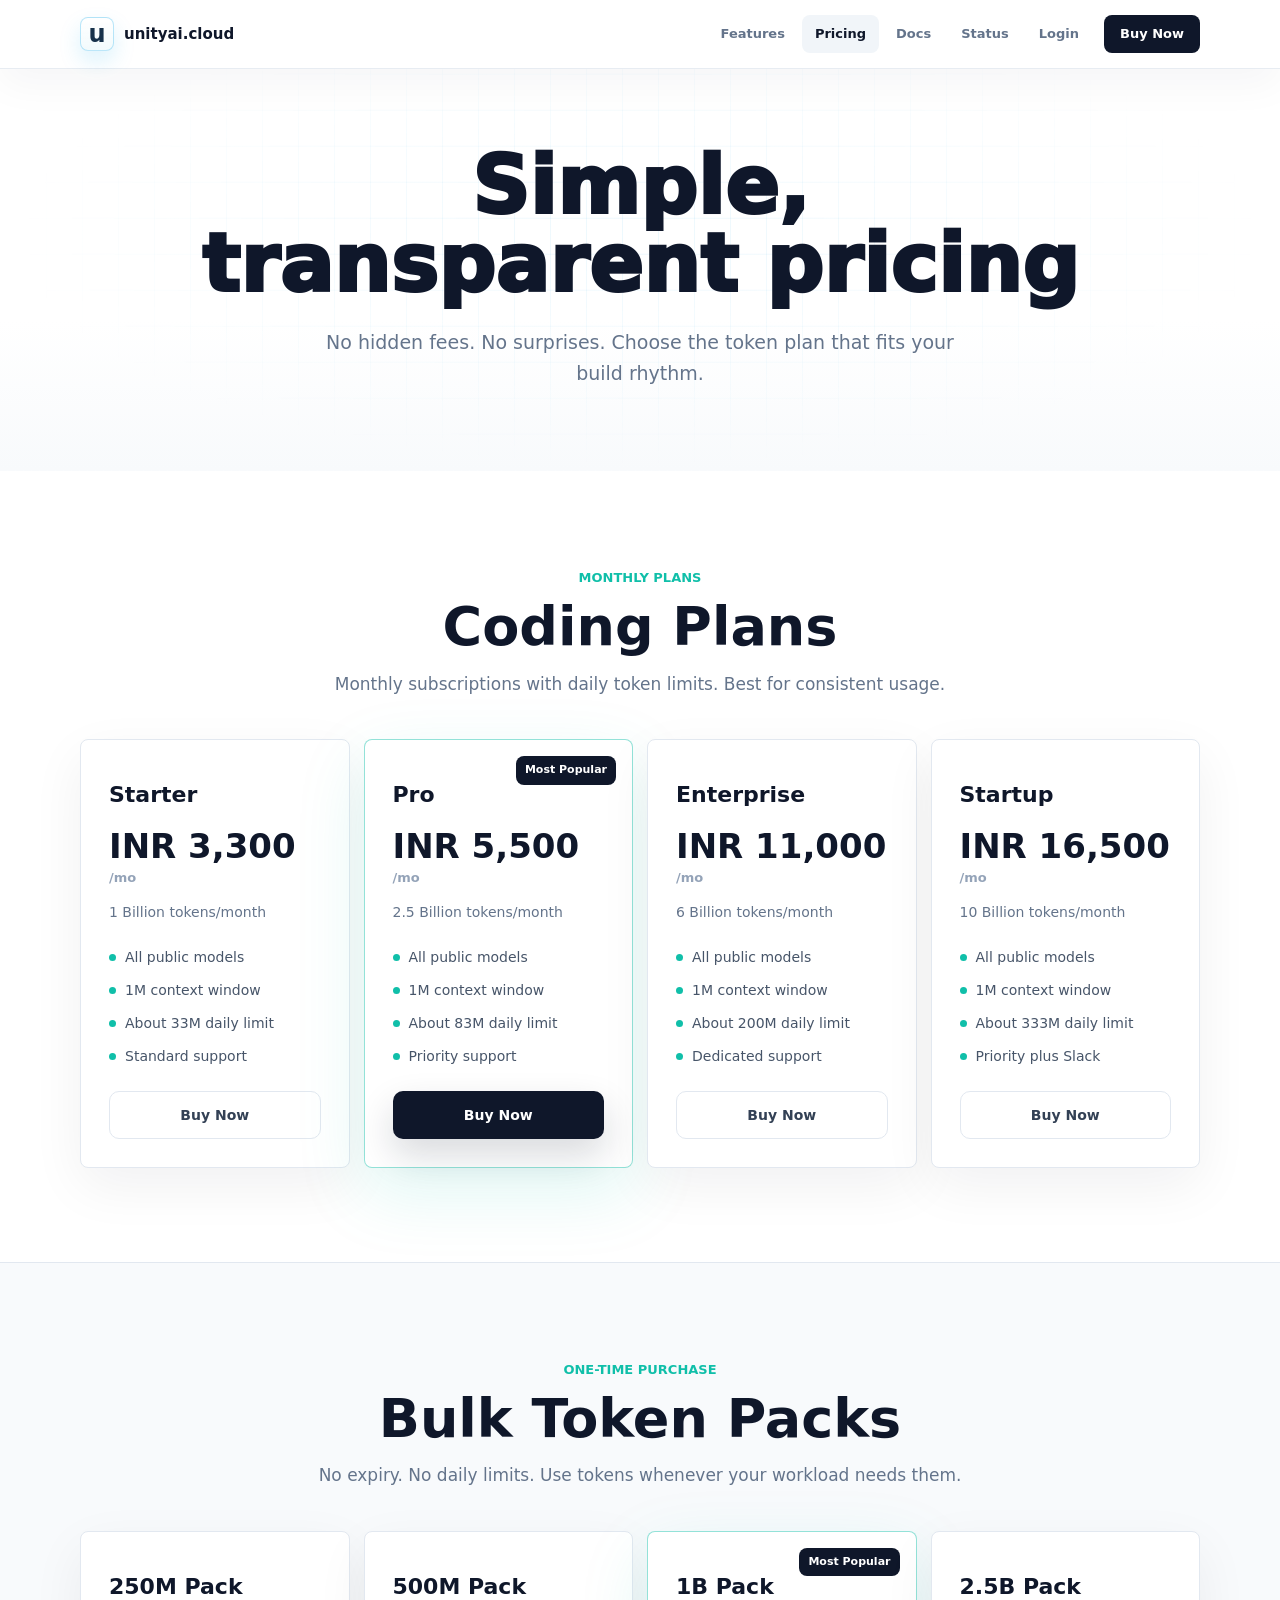
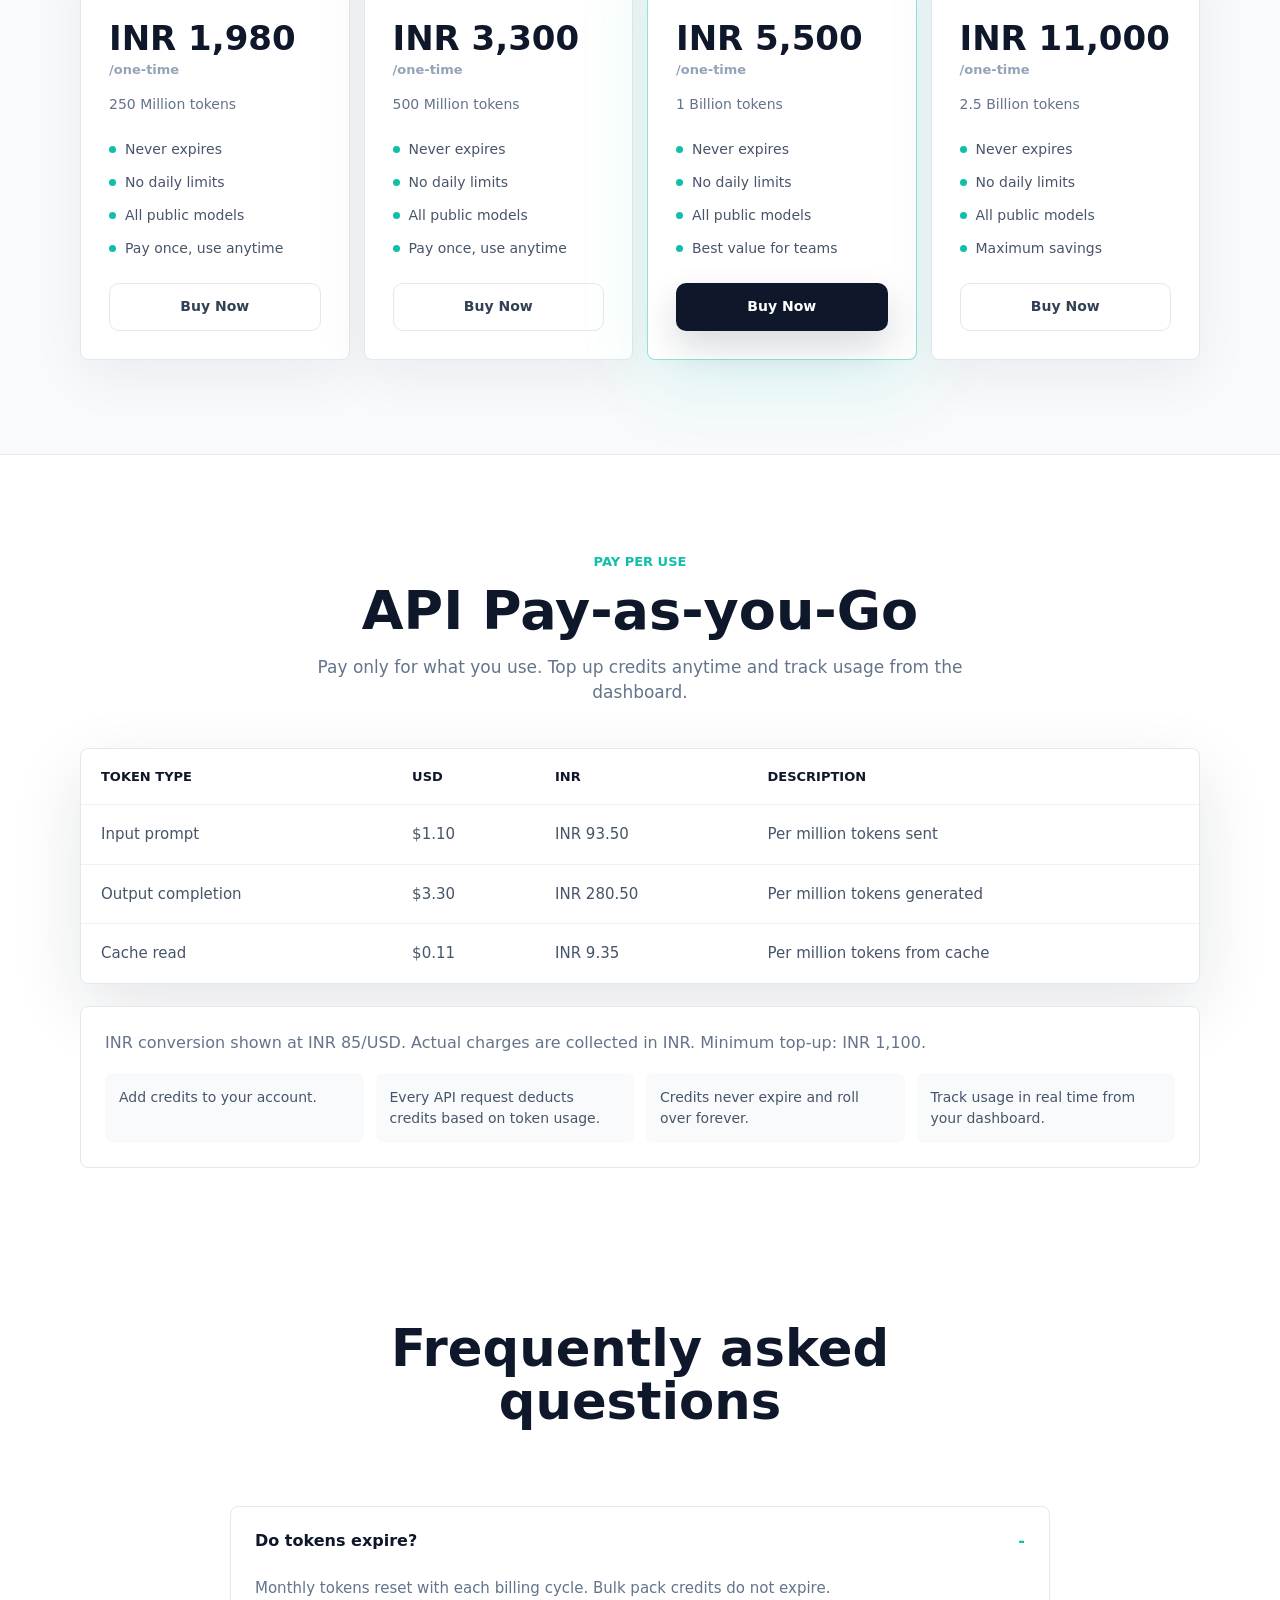
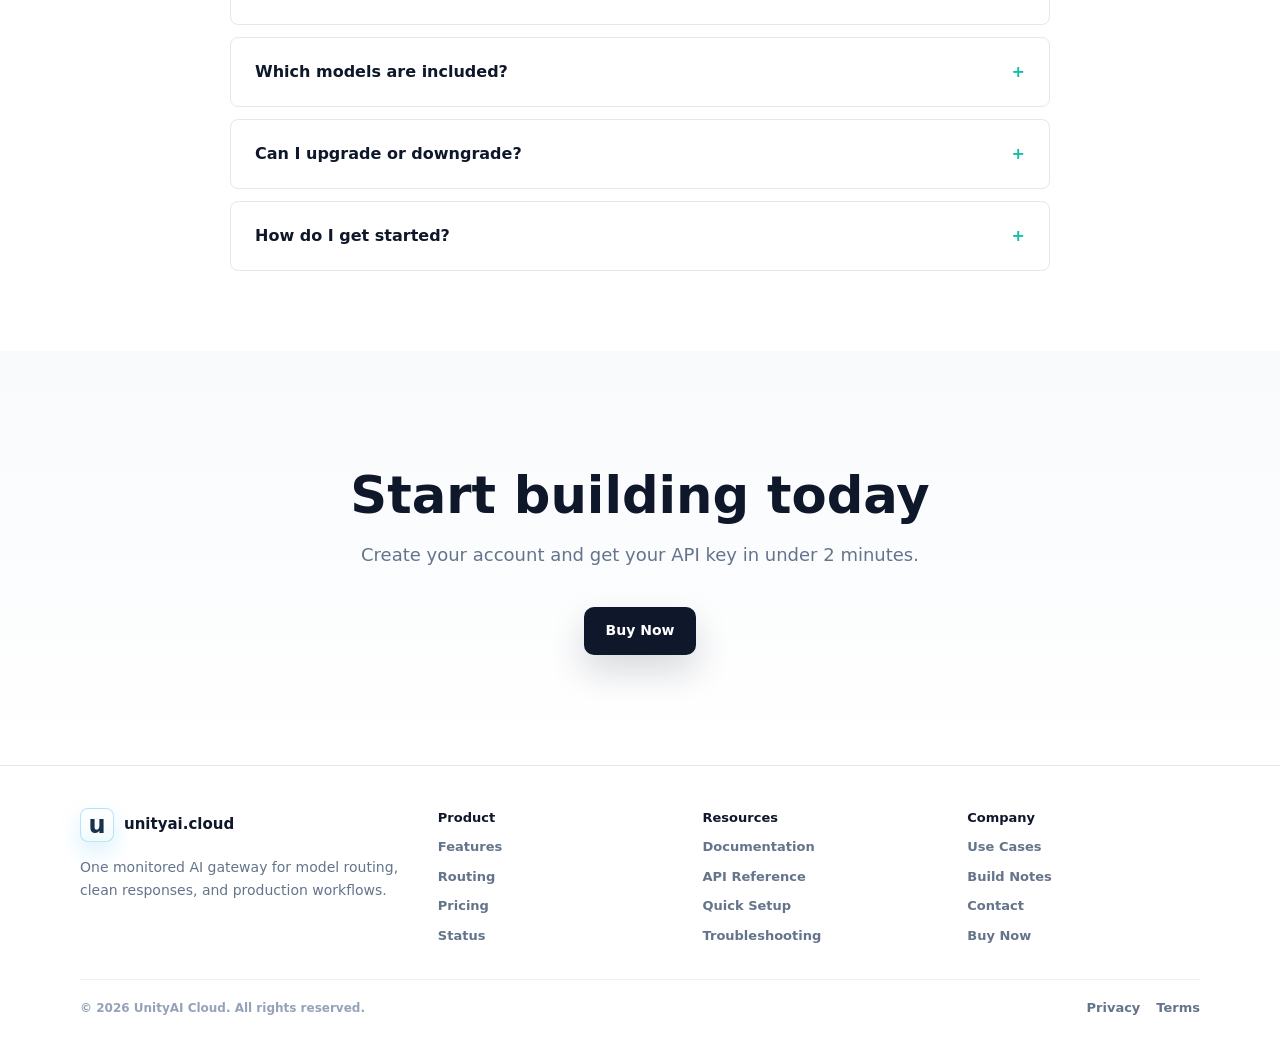
<file: pricing.html>
<!doctype html>
<html lang="en">
  <head>
    <meta charset="utf-8" />
    <meta name="viewport" content="width=device-width, initial-scale=1" />
    <title>Pricing - unityai.cloud AI Gateway Plans</title>
    <meta
      name="description"
      content="Compare unityai.cloud pricing for monthly coding plans, bulk token packs, and pay-as-you-go AI gateway API usage with OpenAI-compatible routing."
    />
    <meta name="keywords" content="unityai.cloud pricing, AI gateway pricing, API token pricing, OpenAI compatible pricing, Anthropic compatible pricing" />
    <meta name="author" content="UnityAI Cloud" />
    <meta name="robots" content="index, follow, max-image-preview:large" />
    <link rel="canonical" href="https://unityai.cloud/pricing" />
    <meta property="og:type" content="website" />
    <meta property="og:site_name" content="unityai.cloud" />
    <meta property="og:title" content="Pricing - unityai.cloud AI Gateway Plans" />
    <meta property="og:description" content="Monthly plans, bulk token packs, and pay-as-you-go API pricing for the unityai.cloud AI gateway." />
    <meta property="og:url" content="https://unityai.cloud/pricing" />
    <meta property="og:image" content="https://unityai.cloud/assets/unityai-routing.png" />
    <meta name="twitter:card" content="summary_large_image" />
    <meta name="twitter:title" content="Pricing - unityai.cloud AI Gateway Plans" />
    <meta name="twitter:description" content="Simple AI gateway pricing for monthly plans, bulk token packs, and API usage." />
    <meta name="twitter:image" content="https://unityai.cloud/assets/unityai-routing.png" />
    <meta name="theme-color" content="#0f172a" />
    <link rel="icon" href="favicon.svg" type="image/svg+xml" />
    <link rel="stylesheet" href="styles.css" />
    <link rel="stylesheet" href="footer-seo.css" />
    <script type="application/ld+json">
      {
        "@context": "https://schema.org",
        "@type": "OfferCatalog",
        "name": "unityai.cloud pricing",
        "url": "https://unityai.cloud/pricing",
        "itemListElement": [
          {
            "@type": "Offer",
            "name": "Starter monthly plan",
            "price": "3300",
            "priceCurrency": "INR",
            "availability": "https://schema.org/InStock"
          },
          {
            "@type": "Offer",
            "name": "Pro monthly plan",
            "price": "5500",
            "priceCurrency": "INR",
            "availability": "https://schema.org/InStock"
          },
          {
            "@type": "Offer",
            "name": "Enterprise monthly plan",
            "price": "11000",
            "priceCurrency": "INR",
            "availability": "https://schema.org/InStock"
          }
        ]
      }
    </script>
  </head>
  <body class="subpage">
    <a class="skip-link" href="#main-content">Skip to content</a>

    <header class="site-header" data-header>
      <div class="nav-shell">
        <a class="brand" href="index.html" aria-label="unityai.cloud home">
          <span class="brand-mark" aria-hidden="true">u</span>
          <span>unityai.cloud</span>
        </a>

        <nav class="desktop-nav" aria-label="Primary navigation">
          <a href="index.html#features">Features</a>
          <a class="active" href="pricing.html">Pricing</a>
          <a href="documentation.html">Docs</a>
          <a href="status.html">Status</a>
          <a href="https://wa.me/917510020067?text=Hi%2C%20I%20want%20to%20buy%20UnityAI%20Cloud%20access" target="_blank" rel="noopener">Login</a>
          <a class="nav-cta" href="https://wa.me/917510020067?text=Hi%2C%20I%20want%20to%20buy%20UnityAI%20Cloud%20access" target="_blank" rel="noopener">Buy Now</a>
        </nav>

        <button class="menu-button" type="button" aria-expanded="false" aria-controls="mobile-menu" data-menu-button>
          <span class="sr-only">Open menu</span>
          <svg viewBox="0 0 24 24" aria-hidden="true">
            <path d="M4 7h16M4 12h16M4 17h16" />
          </svg>
        </button>
      </div>

      <nav id="mobile-menu" class="mobile-nav" aria-label="Mobile navigation" data-mobile-menu>
        <a href="index.html#features">Features</a>
        <a href="pricing.html">Pricing</a>
        <a href="documentation.html">Docs</a>
        <a href="status.html">Status</a>
        <a href="https://wa.me/917510020067?text=Hi%2C%20I%20want%20to%20buy%20UnityAI%20Cloud%20access" target="_blank" rel="noopener">Login</a>
        <a class="nav-cta" href="https://wa.me/917510020067?text=Hi%2C%20I%20want%20to%20buy%20UnityAI%20Cloud%20access" target="_blank" rel="noopener">Buy Now</a>
      </nav>
    </header>

    <main id="main-content">
      <section class="page-hero section-grid">
        <div class="page-hero-inner">
          <h1>Simple, transparent pricing</h1>
          <p>No hidden fees. No surprises. Choose the token plan that fits your build rhythm.</p>
        </div>
      </section>

      <section class="pricing-section">
        <div class="pricing-heading">
          <span>Monthly Plans</span>
          <h2>Coding Plans</h2>
          <p>Monthly subscriptions with daily token limits. Best for consistent usage.</p>
        </div>

        <div class="pricing-grid">
          <article class="price-card">
            <h3>Starter</h3>
            <strong>INR 3,300<span>/mo</span></strong>
            <p>1 Billion tokens/month</p>
            <ul>
              <li>All public models</li>
              <li>1M context window</li>
              <li>About 33M daily limit</li>
              <li>Standard support</li>
            </ul>
            <a class="button button-secondary" href="https://wa.me/917510020067?text=Hi%2C%20I%20want%20to%20buy%20UnityAI%20Cloud%20access" target="_blank" rel="noopener">Buy Now</a>
          </article>

          <article class="price-card featured">
            <span class="card-badge">Most Popular</span>
            <h3>Pro</h3>
            <strong>INR 5,500<span>/mo</span></strong>
            <p>2.5 Billion tokens/month</p>
            <ul>
              <li>All public models</li>
              <li>1M context window</li>
              <li>About 83M daily limit</li>
              <li>Priority support</li>
            </ul>
            <a class="button button-primary" href="https://wa.me/917510020067?text=Hi%2C%20I%20want%20to%20buy%20UnityAI%20Cloud%20access" target="_blank" rel="noopener">Buy Now</a>
          </article>

          <article class="price-card">
            <h3>Enterprise</h3>
            <strong>INR 11,000<span>/mo</span></strong>
            <p>6 Billion tokens/month</p>
            <ul>
              <li>All public models</li>
              <li>1M context window</li>
              <li>About 200M daily limit</li>
              <li>Dedicated support</li>
            </ul>
            <a class="button button-secondary" href="https://wa.me/917510020067?text=Hi%2C%20I%20want%20to%20buy%20UnityAI%20Cloud%20access" target="_blank" rel="noopener">Buy Now</a>
          </article>

          <article class="price-card">
            <h3>Startup</h3>
            <strong>INR 16,500<span>/mo</span></strong>
            <p>10 Billion tokens/month</p>
            <ul>
              <li>All public models</li>
              <li>1M context window</li>
              <li>About 333M daily limit</li>
              <li>Priority plus Slack</li>
            </ul>
            <a class="button button-secondary" href="https://wa.me/917510020067?text=Hi%2C%20I%20want%20to%20buy%20UnityAI%20Cloud%20access" target="_blank" rel="noopener">Buy Now</a>
          </article>
        </div>
      </section>

      <section class="pricing-section muted-band">
        <div class="pricing-heading">
          <span>One-time Purchase</span>
          <h2>Bulk Token Packs</h2>
          <p>No expiry. No daily limits. Use tokens whenever your workload needs them.</p>
        </div>

        <div class="pricing-grid packs">
          <article class="price-card">
            <h3>250M Pack</h3>
            <strong>INR 1,980<span>/one-time</span></strong>
            <p>250 Million tokens</p>
            <ul>
              <li>Never expires</li>
              <li>No daily limits</li>
              <li>All public models</li>
              <li>Pay once, use anytime</li>
            </ul>
            <a class="button button-secondary" href="https://wa.me/917510020067?text=Hi%2C%20I%20want%20to%20buy%20UnityAI%20Cloud%20access" target="_blank" rel="noopener">Buy Now</a>
          </article>

          <article class="price-card">
            <h3>500M Pack</h3>
            <strong>INR 3,300<span>/one-time</span></strong>
            <p>500 Million tokens</p>
            <ul>
              <li>Never expires</li>
              <li>No daily limits</li>
              <li>All public models</li>
              <li>Pay once, use anytime</li>
            </ul>
            <a class="button button-secondary" href="https://wa.me/917510020067?text=Hi%2C%20I%20want%20to%20buy%20UnityAI%20Cloud%20access" target="_blank" rel="noopener">Buy Now</a>
          </article>

          <article class="price-card featured">
            <span class="card-badge">Most Popular</span>
            <h3>1B Pack</h3>
            <strong>INR 5,500<span>/one-time</span></strong>
            <p>1 Billion tokens</p>
            <ul>
              <li>Never expires</li>
              <li>No daily limits</li>
              <li>All public models</li>
              <li>Best value for teams</li>
            </ul>
            <a class="button button-primary" href="https://wa.me/917510020067?text=Hi%2C%20I%20want%20to%20buy%20UnityAI%20Cloud%20access" target="_blank" rel="noopener">Buy Now</a>
          </article>

          <article class="price-card">
            <h3>2.5B Pack</h3>
            <strong>INR 11,000<span>/one-time</span></strong>
            <p>2.5 Billion tokens</p>
            <ul>
              <li>Never expires</li>
              <li>No daily limits</li>
              <li>All public models</li>
              <li>Maximum savings</li>
            </ul>
            <a class="button button-secondary" href="https://wa.me/917510020067?text=Hi%2C%20I%20want%20to%20buy%20UnityAI%20Cloud%20access" target="_blank" rel="noopener">Buy Now</a>
          </article>
        </div>
      </section>

      <section class="pricing-section">
        <div class="pricing-heading">
          <span>Pay Per Use</span>
          <h2>API Pay-as-you-Go</h2>
          <p>Pay only for what you use. Top up credits anytime and track usage from the dashboard.</p>
        </div>

        <div class="rate-table-wrap">
          <table class="rate-table">
            <thead>
              <tr>
                <th>Token Type</th>
                <th>USD</th>
                <th>INR</th>
                <th>Description</th>
              </tr>
            </thead>
            <tbody>
              <tr>
                <td>Input prompt</td>
                <td>$1.10</td>
                <td>INR 93.50</td>
                <td>Per million tokens sent</td>
              </tr>
              <tr>
                <td>Output completion</td>
                <td>$3.30</td>
                <td>INR 280.50</td>
                <td>Per million tokens generated</td>
              </tr>
              <tr>
                <td>Cache read</td>
                <td>$0.11</td>
                <td>INR 9.35</td>
                <td>Per million tokens from cache</td>
              </tr>
            </tbody>
          </table>
        </div>

        <div class="how-it-works">
          <p>INR conversion shown at INR 85/USD. Actual charges are collected in INR. Minimum top-up: INR 1,100.</p>
          <ul>
            <li>Add credits to your account.</li>
            <li>Every API request deducts credits based on token usage.</li>
            <li>Credits never expire and roll over forever.</li>
            <li>Track usage in real time from your dashboard.</li>
          </ul>
        </div>
      </section>

      <section class="faq compact-faq">
        <div class="section-heading">
          <h2>Frequently asked questions</h2>
        </div>
        <div class="faq-list">
          <details open>
            <summary>Do tokens expire?</summary>
            <p>Monthly tokens reset with each billing cycle. Bulk pack credits do not expire.</p>
          </details>
          <details>
            <summary>Which models are included?</summary>
            <p>All public routing targets connected to your workspace are included unless a custom policy excludes them.</p>
          </details>
          <details>
            <summary>Can I upgrade or downgrade?</summary>
            <p>Yes. Contact the access team and your next cycle can move to the plan that fits your usage.</p>
          </details>
          <details>
            <summary>How do I get started?</summary>
            <p>Request access, receive your key, and connect an OpenAI-compatible or Anthropic-compatible client.</p>
          </details>
        </div>
      </section>

      <section class="cta">
        <div class="cta-inner">
          <h2>Start building today</h2>
          <p>Create your account and get your API key in under 2 minutes.</p>
          <div class="hero-actions">
            <a class="button button-primary" href="https://wa.me/917510020067?text=Hi%2C%20I%20want%20to%20buy%20UnityAI%20Cloud%20access" target="_blank" rel="noopener">Buy Now</a>
          </div>
        </div>
      </section>
    </main>

    <footer class="site-footer">
      <div class="footer-inner">
        <div class="footer-brand">
          <a class="brand" href="index.html" aria-label="unityai.cloud home">
            <span class="brand-mark" aria-hidden="true">u</span>
            <span>unityai.cloud</span>
          </a>
          <p>One monitored AI gateway for model routing, clean responses, and production workflows.</p>
        </div>
        <nav class="footer-column" aria-label="Product links">
          <strong>Product</strong>
          <a href="index.html#features">Features</a>
          <a href="index.html#routing">Routing</a>
          <a href="pricing.html">Pricing</a>
          <a href="status.html">Status</a>
        </nav>
        <nav class="footer-column" aria-label="Resource links">
          <strong>Resources</strong>
          <a href="documentation.html">Documentation</a>
          <a href="documentation.html#api-reference">API Reference</a>
          <a href="documentation.html#quick-setup">Quick Setup</a>
          <a href="documentation.html#troubleshooting">Troubleshooting</a>
        </nav>
        <nav class="footer-column" aria-label="Company links">
          <strong>Company</strong>
          <a href="index.html#audiences">Use Cases</a>
          <a href="documentation.html#build-notes">Build Notes</a>
          <a href="https://wa.me/917510020067?text=Hi%2C%20I%20want%20to%20buy%20UnityAI%20Cloud%20access" target="_blank" rel="noopener">Contact</a>
          <a href="https://wa.me/917510020067?text=Hi%2C%20I%20want%20to%20buy%20UnityAI%20Cloud%20access" target="_blank" rel="noopener">Buy Now</a>
        </nav>
      </div>
      <div class="footer-bottom">
        <span>© 2026 UnityAI Cloud. All rights reserved.</span>
        <div class="footer-bottom-links">
          <a href="documentation.html">Privacy</a>
          <a href="documentation.html">Terms</a>
        </div>
      </div>
    </footer>

    <script src="script.js"></script>
  </body>
</html>
</file>
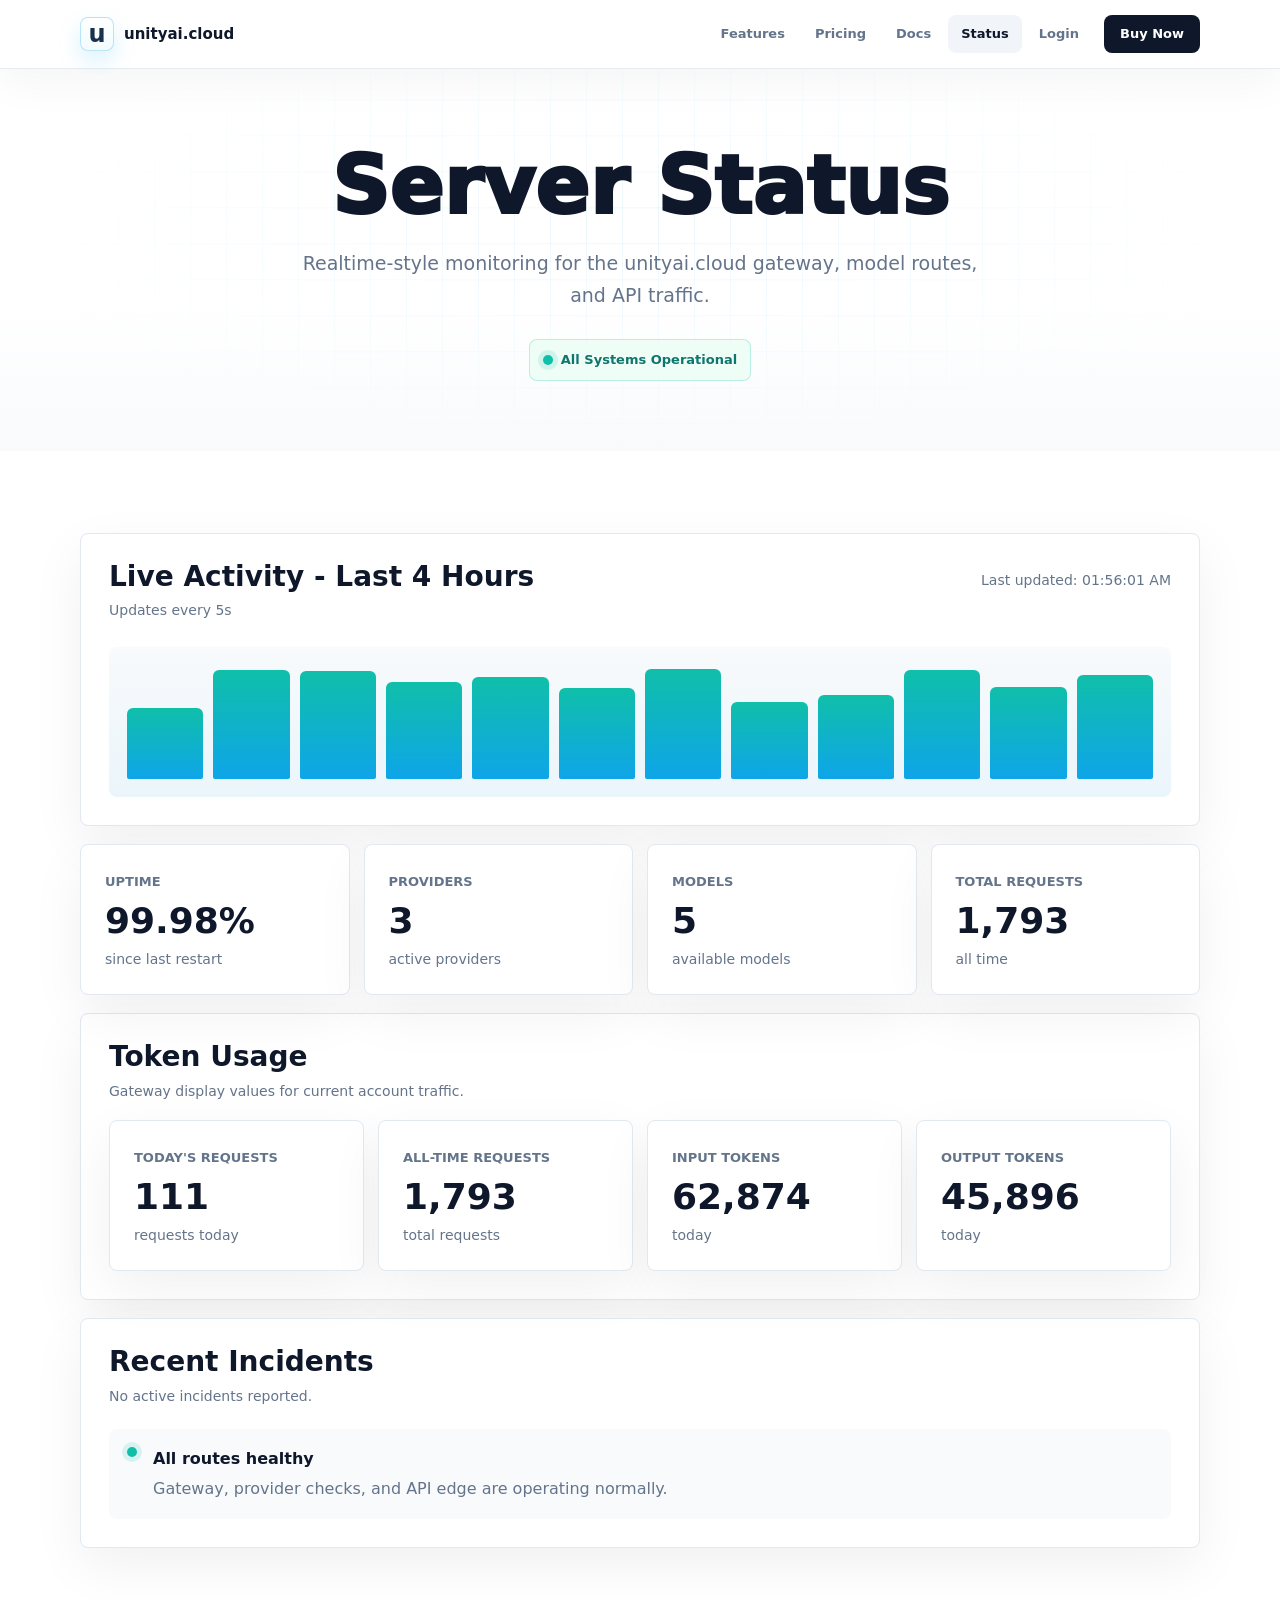
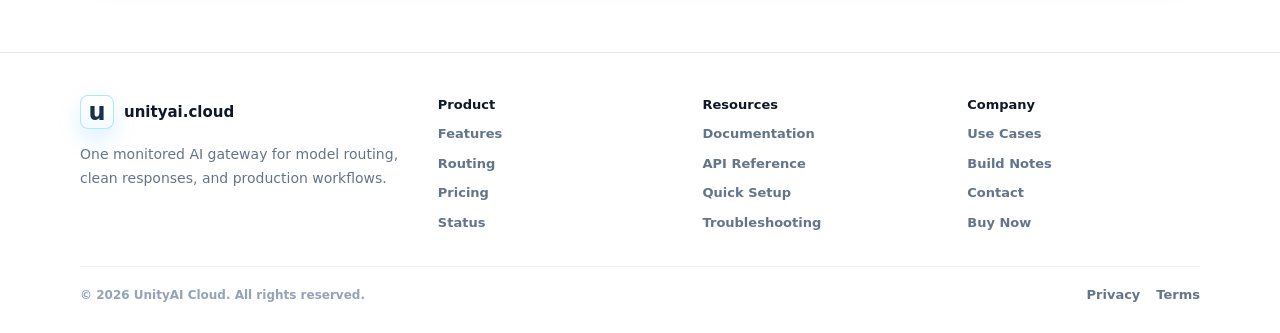
<file: status.html>
<!doctype html>
<html lang="en">
  <head>
    <meta charset="utf-8" />
    <meta name="viewport" content="width=device-width, initial-scale=1" />
    <title>Status - unityai.cloud AI Gateway Uptime</title>
    <meta
      name="description"
      content="Check the unityai.cloud AI gateway status dashboard for uptime, live activity, provider health, model availability, requests, and token usage."
    />
    <meta name="keywords" content="unityai.cloud status, AI gateway uptime, API status, provider health, model availability" />
    <meta name="author" content="UnityAI Cloud" />
    <meta name="robots" content="index, follow, max-image-preview:large" />
    <link rel="canonical" href="https://unityai.cloud/status" />
    <meta property="og:type" content="website" />
    <meta property="og:site_name" content="unityai.cloud" />
    <meta property="og:title" content="Status - unityai.cloud AI Gateway Uptime" />
    <meta property="og:description" content="Realtime-style status monitoring for uptime, providers, model availability, requests, and token usage." />
    <meta property="og:url" content="https://unityai.cloud/status" />
    <meta property="og:image" content="https://unityai.cloud/assets/unityai-routing.png" />
    <meta name="twitter:card" content="summary_large_image" />
    <meta name="twitter:title" content="Status - unityai.cloud AI Gateway Uptime" />
    <meta name="twitter:description" content="Monitor unityai.cloud uptime, providers, model availability, and live usage values." />
    <meta name="twitter:image" content="https://unityai.cloud/assets/unityai-routing.png" />
    <meta name="theme-color" content="#0f172a" />
    <link rel="icon" href="favicon.svg" type="image/svg+xml" />
    <link rel="stylesheet" href="styles.css" />
    <link rel="stylesheet" href="footer-seo.css" />
    <script type="application/ld+json">
      {
        "@context": "https://schema.org",
        "@type": "WebPage",
        "name": "unityai.cloud Status",
        "url": "https://unityai.cloud/status",
        "description": "Status dashboard for unityai.cloud infrastructure, providers, models, requests, and token usage.",
        "isPartOf": {
          "@type": "WebSite",
          "name": "unityai.cloud",
          "url": "https://unityai.cloud/"
        }
      }
    </script>
  </head>
  <body class="subpage status-page">
    <a class="skip-link" href="#main-content">Skip to content</a>

    <header class="site-header" data-header>
      <div class="nav-shell">
        <a class="brand" href="index.html" aria-label="unityai.cloud home">
          <span class="brand-mark" aria-hidden="true">u</span>
          <span>unityai.cloud</span>
        </a>

        <nav class="desktop-nav" aria-label="Primary navigation">
          <a href="index.html#features">Features</a>
          <a href="pricing.html">Pricing</a>
          <a href="documentation.html">Docs</a>
          <a class="active" href="status.html">Status</a>
          <a href="https://wa.me/917510020067?text=Hi%2C%20I%20want%20to%20buy%20UnityAI%20Cloud%20access" target="_blank" rel="noopener">Login</a>
          <a class="nav-cta" href="https://wa.me/917510020067?text=Hi%2C%20I%20want%20to%20buy%20UnityAI%20Cloud%20access" target="_blank" rel="noopener">Buy Now</a>
        </nav>

        <button class="menu-button" type="button" aria-expanded="false" aria-controls="mobile-menu" data-menu-button>
          <span class="sr-only">Open menu</span>
          <svg viewBox="0 0 24 24" aria-hidden="true">
            <path d="M4 7h16M4 12h16M4 17h16" />
          </svg>
        </button>
      </div>

      <nav id="mobile-menu" class="mobile-nav" aria-label="Mobile navigation" data-mobile-menu>
        <a href="index.html#features">Features</a>
        <a href="pricing.html">Pricing</a>
        <a href="documentation.html">Docs</a>
        <a href="status.html">Status</a>
        <a href="https://wa.me/917510020067?text=Hi%2C%20I%20want%20to%20buy%20UnityAI%20Cloud%20access" target="_blank" rel="noopener">Login</a>
        <a class="nav-cta" href="https://wa.me/917510020067?text=Hi%2C%20I%20want%20to%20buy%20UnityAI%20Cloud%20access" target="_blank" rel="noopener">Buy Now</a>
      </nav>
    </header>

    <main id="main-content">
      <section class="page-hero section-grid status-hero">
        <div class="page-hero-inner">
          <h1>Server Status</h1>
          <p>Realtime-style monitoring for the unityai.cloud gateway, model routes, and API traffic.</p>
          <div class="status-pill">
            <span aria-hidden="true"></span>
            All Systems Operational
          </div>
        </div>
      </section>

      <section class="status-dashboard">
        <div class="status-panel live-activity">
          <div class="panel-heading">
            <div>
              <h2>Live Activity - Last 4 Hours</h2>
              <p>Updates every 5s</p>
            </div>
            <span data-current-time>Last updated: just now</span>
          </div>
          <div class="activity-bars" aria-label="Recent uptime bars">
            <span data-activity-bar style="--height: 72%"></span>
            <span data-activity-bar style="--height: 86%"></span>
            <span data-activity-bar style="--height: 78%"></span>
            <span data-activity-bar style="--height: 92%"></span>
            <span data-activity-bar style="--height: 88%"></span>
            <span data-activity-bar style="--height: 96%"></span>
            <span data-activity-bar style="--height: 82%"></span>
            <span data-activity-bar style="--height: 90%"></span>
            <span data-activity-bar style="--height: 94%"></span>
            <span data-activity-bar style="--height: 87%"></span>
            <span data-activity-bar style="--height: 98%"></span>
            <span data-activity-bar style="--height: 91%"></span>
          </div>
        </div>

        <div class="status-grid">
          <article class="status-card">
            <span>Uptime</span>
            <strong data-live-metric="uptime">99.98%</strong>
            <p>since last restart</p>
          </article>
          <article class="status-card">
            <span>Providers</span>
            <strong data-live-metric="providers">3</strong>
            <p>active providers</p>
          </article>
          <article class="status-card">
            <span>Models</span>
            <strong data-live-metric="models">5</strong>
            <p>available models</p>
          </article>
          <article class="status-card">
            <span>Total Requests</span>
            <strong data-live-metric="totalRequests">0</strong>
            <p>all time</p>
          </article>
        </div>

        <div class="status-panel">
          <div class="panel-heading">
            <div>
              <h2>Token Usage</h2>
              <p>Gateway display values for current account traffic.</p>
            </div>
          </div>
          <div class="usage-grid">
            <article>
              <span>Today's Requests</span>
              <strong data-live-metric="todayRequests">0</strong>
              <p>requests today</p>
            </article>
            <article>
              <span>All-Time Requests</span>
              <strong data-live-metric="allTimeRequests">0</strong>
              <p>total requests</p>
            </article>
            <article>
              <span>Input Tokens</span>
              <strong data-live-metric="inputTokens">0</strong>
              <p>today</p>
            </article>
            <article>
              <span>Output Tokens</span>
              <strong data-live-metric="outputTokens">0</strong>
              <p>today</p>
            </article>
          </div>
        </div>

        <div class="status-panel incident-panel">
          <div class="panel-heading">
            <div>
              <h2>Recent Incidents</h2>
              <p>No active incidents reported.</p>
            </div>
          </div>
          <div class="incident-row">
            <span aria-hidden="true"></span>
            <div>
              <strong>All routes healthy</strong>
              <p>Gateway, provider checks, and API edge are operating normally.</p>
            </div>
          </div>
        </div>
      </section>
    </main>

    <footer class="site-footer">
      <div class="footer-inner">
        <div class="footer-brand">
          <a class="brand" href="index.html" aria-label="unityai.cloud home">
            <span class="brand-mark" aria-hidden="true">u</span>
            <span>unityai.cloud</span>
          </a>
          <p>One monitored AI gateway for model routing, clean responses, and production workflows.</p>
        </div>
        <nav class="footer-column" aria-label="Product links">
          <strong>Product</strong>
          <a href="index.html#features">Features</a>
          <a href="index.html#routing">Routing</a>
          <a href="pricing.html">Pricing</a>
          <a href="status.html">Status</a>
        </nav>
        <nav class="footer-column" aria-label="Resource links">
          <strong>Resources</strong>
          <a href="documentation.html">Documentation</a>
          <a href="documentation.html#api-reference">API Reference</a>
          <a href="documentation.html#quick-setup">Quick Setup</a>
          <a href="documentation.html#troubleshooting">Troubleshooting</a>
        </nav>
        <nav class="footer-column" aria-label="Company links">
          <strong>Company</strong>
          <a href="index.html#audiences">Use Cases</a>
          <a href="documentation.html#build-notes">Build Notes</a>
          <a href="https://wa.me/917510020067?text=Hi%2C%20I%20want%20to%20buy%20UnityAI%20Cloud%20access" target="_blank" rel="noopener">Contact</a>
          <a href="https://wa.me/917510020067?text=Hi%2C%20I%20want%20to%20buy%20UnityAI%20Cloud%20access" target="_blank" rel="noopener">Buy Now</a>
        </nav>
      </div>
      <div class="footer-bottom">
        <span>© 2026 UnityAI Cloud. All rights reserved.</span>
        <div class="footer-bottom-links">
          <a href="documentation.html">Privacy</a>
          <a href="documentation.html">Terms</a>
        </div>
      </div>
    </footer>

    <script src="script.js"></script>
  </body>
</html>
</file>
<file: styles.css>
:root {
  --bg: #ffffff;
  --ink: #0f172a;
  --muted: #64748b;
  --soft: #f8fafc;
  --soft-2: #eef6fb;
  --line: #e2e8f0;
  --line-strong: #cbd5e1;
  --accent: #10bfa9;
  --accent-2: #0ea5e9;
  --accent-3: #f59e0b;
  --shadow: 0 24px 70px rgba(15, 23, 42, 0.11);
  --container: min(1120px, calc(100vw - 48px));
}

* {
  box-sizing: border-box;
}

html {
  scroll-behavior: smooth;
}

body {
  margin: 0;
  background: var(--bg);
  color: var(--ink);
  font-family: Inter, ui-sans-serif, system-ui, -apple-system, BlinkMacSystemFont, "Segoe UI", sans-serif;
  font-size: 16px;
  line-height: 1.5;
  letter-spacing: 0;
}

body.menu-open {
  overflow: hidden;
}

a {
  color: inherit;
  text-decoration: none;
}

img {
  display: block;
  max-width: 100%;
}

svg {
  display: block;
  fill: none;
  stroke: currentColor;
  stroke-linecap: round;
  stroke-linejoin: round;
  stroke-width: 2;
}

.sr-only,
.skip-link {
  position: absolute;
  width: 1px;
  height: 1px;
  padding: 0;
  overflow: hidden;
  clip: rect(0, 0, 0, 0);
  white-space: nowrap;
  border: 0;
}

.skip-link:focus {
  z-index: 1000;
  top: 12px;
  left: 12px;
  width: auto;
  height: auto;
  clip: auto;
  padding: 10px 14px;
  border-radius: 8px;
  background: var(--ink);
  color: #ffffff;
}

.site-header {
  position: fixed;
  top: 0;
  right: 0;
  left: 0;
  z-index: 100;
  transition: background 180ms ease, box-shadow 180ms ease, border-color 180ms ease;
}

.site-header.is-scrolled,
.site-header.menu-visible {
  border-bottom: 1px solid rgba(226, 232, 240, 0.82);
  background: rgba(255, 255, 255, 0.88);
  box-shadow: 0 16px 40px rgba(15, 23, 42, 0.05);
  backdrop-filter: blur(18px);
}

.nav-shell {
  display: flex;
  align-items: center;
  justify-content: space-between;
  width: var(--container);
  height: 68px;
  margin: 0 auto;
}

.brand {
  display: inline-flex;
  align-items: center;
  gap: 10px;
  font-size: 15px;
  font-weight: 800;
  letter-spacing: 0;
}

.brand-mark {
  display: inline-grid;
  width: 34px;
  height: 34px;
  place-items: center;
  border: 1px solid rgba(14, 165, 233, 0.28);
  border-radius: 8px;
  background:
    linear-gradient(180deg, rgba(255, 255, 255, 0.95), rgba(241, 250, 252, 0.92)),
    #ffffff;
  color: #18324b;
  box-shadow: 0 10px 22px rgba(14, 165, 233, 0.15);
  font-size: 24px;
  font-weight: 900;
  line-height: 1;
}

.desktop-nav {
  display: flex;
  align-items: center;
  gap: 4px;
}

.desktop-nav a,
.mobile-nav a {
  border-radius: 8px;
  color: var(--muted);
  font-size: 13px;
  font-weight: 650;
  transition: background 160ms ease, color 160ms ease, transform 160ms ease;
}

.desktop-nav a {
  padding: 9px 13px;
}

.desktop-nav a:hover,
.mobile-nav a:hover {
  background: rgba(241, 245, 249, 0.9);
  color: var(--ink);
}

.desktop-nav .nav-cta,
.mobile-nav .nav-cta {
  color: #ffffff;
  background: var(--ink);
}

.desktop-nav .nav-cta {
  margin-left: 8px;
  padding-inline: 16px;
}

.desktop-nav .nav-cta:hover,
.mobile-nav .nav-cta:hover {
  background: #1e293b;
  color: #ffffff;
  transform: translateY(-1px);
}

.menu-button {
  display: none;
  width: 42px;
  height: 42px;
  place-items: center;
  border: 0;
  border-radius: 8px;
  background: transparent;
  color: var(--muted);
  cursor: pointer;
}

.menu-button svg {
  width: 22px;
  height: 22px;
}

.mobile-nav {
  display: none;
}

.section-grid {
  position: relative;
  overflow: hidden;
}

.section-grid::before {
  position: absolute;
  inset: 0;
  pointer-events: none;
  content: "";
  background-image:
    linear-gradient(rgba(14, 165, 233, 0.08) 1px, transparent 1px),
    linear-gradient(90deg, rgba(14, 165, 233, 0.08) 1px, transparent 1px);
  background-position: center;
  background-size: 36px 36px;
  mask-image: radial-gradient(ellipse at center, black 0%, transparent 70%);
}

.hero {
  min-height: 620px;
  padding: 124px 0 74px;
  background:
    linear-gradient(180deg, #ffffff 0%, #ffffff 72%, #f8fafc 100%);
}

.hero-inner {
  position: relative;
  z-index: 1;
  width: var(--container);
  margin: 0 auto;
}

.hero-copy {
  max-width: 980px;
  margin: 0 auto;
  text-align: center;
}

.hero h1 {
  margin: 0;
  color: var(--ink);
  font-size: clamp(54px, 7.2vw, 92px);
  font-weight: 950;
  line-height: 0.94;
  letter-spacing: 0;
}

.hero h1 span {
  color: #94a3b8;
}

.hero p {
  max-width: 660px;
  margin: 26px auto 0;
  color: var(--muted);
  font-size: 20px;
  line-height: 1.62;
}

.hero-actions {
  display: flex;
  flex-wrap: wrap;
  align-items: center;
  justify-content: center;
  gap: 14px;
  margin-top: 36px;
}

.button {
  display: inline-flex;
  min-height: 48px;
  align-items: center;
  justify-content: center;
  gap: 9px;
  border-radius: 10px;
  padding: 0 22px;
  font-size: 14px;
  font-weight: 760;
  transition: transform 160ms ease, border-color 160ms ease, background 160ms ease, box-shadow 160ms ease;
}

.button svg {
  width: 17px;
  height: 17px;
}

.button-primary {
  background: var(--ink);
  color: #ffffff;
  box-shadow: 0 16px 36px rgba(15, 23, 42, 0.16);
}

.button-primary:hover {
  background: #1e293b;
  box-shadow: 0 20px 42px rgba(15, 23, 42, 0.22);
  transform: translateY(-1px);
}

.button-secondary {
  border: 1px solid var(--line);
  background: #ffffff;
  color: #334155;
}

.button-secondary:hover {
  border-color: var(--line-strong);
  color: var(--ink);
  transform: translateY(-1px);
}

.hero .hero-note {
  margin-top: 36px;
  color: #94a3b8;
  font-size: 14px;
  font-weight: 700;
}

.provider-strip {
  border-top: 1px solid var(--line);
  border-bottom: 1px solid var(--line);
  background: rgba(248, 250, 252, 0.82);
  padding: 28px 0;
}

.strip-inner {
  display: flex;
  width: var(--container);
  margin: 0 auto;
  align-items: center;
  justify-content: space-between;
  gap: 30px;
}

.provider-list,
.strip-metrics {
  display: flex;
  flex-wrap: wrap;
  align-items: center;
  gap: 18px 28px;
}

.provider-list span {
  color: #94a3b8;
  font-size: 14px;
  font-weight: 800;
}

.strip-metrics {
  gap: 14px;
  color: var(--muted);
  font-size: 14px;
  font-weight: 650;
}

.strip-metrics span:not(.divider) {
  display: inline-flex;
  align-items: center;
  gap: 6px;
}

.strip-metrics svg {
  width: 16px;
  height: 16px;
  color: var(--accent);
}

.divider {
  width: 1px;
  height: 18px;
  background: var(--line);
}

.features,
.audiences,
.tools,
.faq {
  width: var(--container);
  margin: 0 auto;
  padding: 112px 0;
}

.section-heading {
  max-width: 720px;
  margin: 0 auto 78px;
  text-align: center;
}

.section-heading h2,
.routing-copy h2,
.benchmark-copy h2,
.cta h2 {
  margin: 0;
  color: var(--ink);
  font-size: clamp(36px, 4vw, 56px);
  font-weight: 880;
  line-height: 1.04;
  letter-spacing: 0;
}

.section-heading p,
.routing-copy p,
.benchmark-copy p,
.cta p {
  margin: 18px auto 0;
  color: var(--muted);
  font-size: 18px;
  line-height: 1.7;
}

.feature-stack {
  display: grid;
  gap: 100px;
}

.feature-row {
  display: grid;
  grid-template-columns: minmax(0, 0.92fr) minmax(320px, 1fr);
  align-items: center;
  gap: 72px;
}

.feature-row-reverse {
  grid-template-columns: minmax(320px, 1fr) minmax(0, 0.92fr);
}

.feature-row-reverse .feature-copy {
  order: 2;
}

.feature-row-reverse .mockup {
  order: 1;
}

.feature-icon {
  display: grid;
  width: 44px;
  height: 44px;
  place-items: center;
  border-radius: 8px;
  background: #f1f5f9;
  color: #475569;
}

.feature-icon svg {
  width: 21px;
  height: 21px;
}

.feature-copy h3 {
  margin: 18px 0 0;
  font-size: 32px;
  line-height: 1.1;
  letter-spacing: 0;
}

.feature-copy p {
  margin: 16px 0 0;
  color: var(--muted);
  font-size: 16px;
  line-height: 1.75;
}

.text-link {
  display: inline-flex;
  align-items: center;
  gap: 4px;
  margin-top: 24px;
  color: var(--ink);
  font-size: 14px;
  font-weight: 800;
  transition: color 160ms ease;
}

.text-link:hover {
  color: #ea580c;
}

.text-link svg {
  width: 15px;
  height: 15px;
}

.mockup,
.audience-card,
.model-grid article,
.faq-list details {
  border: 1px solid var(--line);
  border-radius: 8px;
  background: #ffffff;
  box-shadow: var(--shadow);
}

.mockup {
  min-height: 250px;
  padding: 26px;
}

.terminal-card {
  background: #0f172a;
  color: #9ca3af;
  box-shadow: 0 24px 70px rgba(15, 23, 42, 0.2);
}

.window-dots {
  display: flex;
  gap: 7px;
  margin-bottom: 22px;
}

.window-dots span {
  width: 10px;
  height: 10px;
  border-radius: 999px;
  background: #334155;
}

.terminal-card pre {
  margin: 0;
  overflow: auto;
  font: 500 13px/1.9 "SFMono-Regular", Consolas, "Liberation Mono", monospace;
}

.terminal-card code span {
  color: #22d3ee;
}

.design-card {
  display: grid;
  align-content: center;
  gap: 18px;
}

.design-toolbar {
  display: flex;
  align-items: center;
  gap: 14px;
}

.design-toolbar span {
  width: 42px;
  height: 42px;
  border-radius: 8px;
  background: linear-gradient(135deg, #e0f2fe, #ccfbf1);
}

.design-toolbar strong {
  width: 120px;
  height: 12px;
  border-radius: 999px;
  background: #cbd5e1;
}

.design-grid {
  display: grid;
  grid-template-columns: repeat(3, 1fr);
  gap: 10px;
}

.design-grid span {
  height: 78px;
  border: 1px solid #dbeafe;
  border-radius: 8px;
  background: #f8fafc;
}

.design-grid span:nth-child(2) {
  border-color: #fed7aa;
  background: #fff7ed;
}

.line {
  height: 12px;
  width: 76%;
  border-radius: 999px;
  background: #e2e8f0;
}

.line.wide {
  width: 100%;
}

.document-card {
  display: grid;
  align-content: center;
  gap: 24px;
  background:
    linear-gradient(90deg, rgba(16, 185, 129, 0.08), transparent 46%),
    #ffffff;
}

.doc-header {
  height: 58px;
  border-radius: 8px;
  background: #f1f5f9;
}

.doc-lines {
  display: grid;
  gap: 12px;
}

.doc-lines span,
.doc-footer span {
  height: 12px;
  border-radius: 999px;
  background: #dbe4ee;
}

.doc-lines span:nth-child(1) {
  width: 92%;
}

.doc-lines span:nth-child(2) {
  width: 78%;
}

.doc-lines span:nth-child(3) {
  width: 84%;
}

.doc-lines span:nth-child(4) {
  width: 60%;
}

.doc-footer {
  display: flex;
  gap: 12px;
}

.doc-footer span {
  width: 88px;
  background: #ccfbf1;
}

.doc-footer span:nth-child(2) {
  background: #fed7aa;
}

.routing {
  padding: 114px 0;
  background: #f8fafc;
}

.routing-inner {
  position: relative;
  z-index: 1;
  width: var(--container);
  margin: 0 auto;
}

.routing-copy {
  max-width: 760px;
  margin: 0 auto 54px;
  text-align: center;
}

.section-label {
  margin: 0 0 14px !important;
  color: var(--accent) !important;
  font-size: 13px !important;
  font-weight: 850;
  letter-spacing: 0;
  text-transform: uppercase;
}

.routing-visual {
  margin: 0;
  border: 1px solid rgba(203, 213, 225, 0.72);
  border-radius: 8px;
  overflow: hidden;
  background: #ffffff;
  box-shadow: var(--shadow);
}

.routing-visual img {
  width: 100%;
  aspect-ratio: 16 / 8;
  object-fit: cover;
}

.routing-steps {
  display: grid;
  grid-template-columns: repeat(3, minmax(0, 1fr));
  gap: 12px;
  margin-top: 18px;
}

.routing-steps div {
  border: 1px solid var(--line);
  border-radius: 8px;
  background: rgba(255, 255, 255, 0.82);
  padding: 18px;
}

.routing-steps strong,
.routing-steps span {
  display: block;
}

.routing-steps strong {
  font-size: 14px;
}

.routing-steps span {
  margin-top: 4px;
  color: var(--muted);
  font-size: 13px;
}

.benchmark {
  padding: 112px 0;
  background: #ffffff;
}

.benchmark-inner {
  display: grid;
  width: var(--container);
  margin: 0 auto;
  grid-template-columns: 0.85fr 1fr;
  align-items: center;
  gap: 70px;
}

.benchmark-copy p {
  max-width: 520px;
  margin-left: 0;
}

.scorecard {
  border: 1px solid var(--line);
  border-radius: 8px;
  background: #ffffff;
  padding: 30px;
  box-shadow: var(--shadow);
}

.score-tabs {
  display: flex;
  gap: 10px;
  margin-bottom: 26px;
}

.score-tabs span {
  border: 1px solid var(--line);
  border-radius: 8px;
  padding: 6px 10px;
  color: var(--muted);
  font-size: 12px;
  font-weight: 800;
}

.score-tabs .active {
  border-color: var(--ink);
  background: var(--ink);
  color: #ffffff;
}

.score-row {
  display: grid;
  grid-template-columns: minmax(120px, 1fr) 44px;
  gap: 12px;
  align-items: center;
  padding: 14px 0;
  border-top: 1px solid #f1f5f9;
}

.score-row span {
  color: #334155;
  font-size: 14px;
  font-weight: 750;
}

.score-row strong {
  font-size: 22px;
  text-align: right;
}

.score-row i {
  grid-column: 1 / -1;
  height: 8px;
  border-radius: 999px;
  background:
    linear-gradient(90deg, var(--accent), var(--accent-2) var(--bar), #e2e8f0 var(--bar)),
    #e2e8f0;
}

.score-note {
  margin: 18px 0 0;
  color: #94a3b8;
  font-size: 13px;
}

.audiences {
  padding-top: 104px;
}

.audience-grid {
  display: grid;
  grid-template-columns: repeat(5, minmax(0, 1fr));
  gap: 14px;
}

.audience-card {
  padding: 24px;
  box-shadow: none;
}

.audience-card h3 {
  margin: 0;
  font-size: 17px;
}

.audience-card p {
  margin: 12px 0 0;
  color: var(--muted);
  font-size: 14px;
  line-height: 1.65;
}

.models {
  padding: 112px 0;
  background: #f8fafc;
}

.models-inner {
  width: var(--container);
  margin: 0 auto;
}

.model-grid {
  display: grid;
  grid-template-columns: repeat(4, minmax(0, 1fr));
  gap: 14px;
}

.model-grid article {
  min-height: 230px;
  padding: 26px;
  box-shadow: none;
}

.model-grid h3 {
  margin: 0;
  font-size: 20px;
}

.model-grid ul {
  display: grid;
  gap: 12px;
  margin: 22px 0 0;
  padding: 0;
  list-style: none;
}

.model-grid li {
  color: var(--muted);
  font-size: 14px;
}

.model-grid li::before {
  display: inline-block;
  width: 7px;
  height: 7px;
  margin-right: 9px;
  border-radius: 999px;
  background: var(--accent);
  content: "";
  vertical-align: 1px;
}

.tool-cloud {
  display: flex;
  flex-wrap: wrap;
  justify-content: center;
  gap: 12px;
  max-width: 920px;
  margin: 0 auto;
}

.tool-cloud span {
  border: 1px solid var(--line);
  border-radius: 8px;
  background: #ffffff;
  padding: 12px 16px;
  color: #475569;
  font-size: 14px;
  font-weight: 750;
  box-shadow: 0 12px 30px rgba(15, 23, 42, 0.05);
}

.faq {
  padding-top: 96px;
}

.faq-list {
  max-width: 820px;
  margin: 0 auto;
}

.faq-list details {
  box-shadow: none;
}

.faq-list details + details {
  margin-top: 12px;
}

.faq-list summary {
  cursor: pointer;
  list-style: none;
  padding: 22px 24px;
  font-size: 16px;
  font-weight: 820;
}

.faq-list summary:focus {
  outline: none;
}

.faq-list summary:focus-visible {
  outline: 2px solid rgba(14, 165, 233, 0.55);
  outline-offset: -4px;
}

.faq-list summary::-webkit-details-marker {
  display: none;
}

.faq-list summary::after {
  float: right;
  color: var(--accent);
  content: "+";
}

.faq-list details[open] summary::after {
  content: "-";
}

.faq-list p {
  margin: 0;
  padding: 0 24px 22px;
  color: var(--muted);
  font-size: 15px;
  line-height: 1.75;
}

.cta {
  padding: 118px 0 110px;
  background:
    linear-gradient(180deg, #f8fafc 0%, #ffffff 100%);
  text-align: center;
}

.cta-inner {
  width: var(--container);
  margin: 0 auto;
}

.cta p {
  max-width: 680px;
}

.cta .cta-note {
  margin-top: 24px;
  color: #94a3b8;
  font-size: 14px;
  font-weight: 700;
}

.site-footer {
  border-top: 1px solid var(--line);
  background: #ffffff;
}

.footer-inner {
  display: flex;
  width: var(--container);
  min-height: 96px;
  margin: 0 auto;
  align-items: center;
  justify-content: space-between;
  gap: 24px;
}

.footer-inner nav {
  display: flex;
  flex-wrap: wrap;
  gap: 20px;
}

.footer-inner nav a {
  color: var(--muted);
  font-size: 13px;
  font-weight: 700;
}

.reveal {
  opacity: 1;
  transform: translateY(0);
  transition: opacity 620ms ease, transform 620ms ease;
}

.subpage .site-header {
  border-bottom: 1px solid rgba(226, 232, 240, 0.82);
  background: rgba(255, 255, 255, 0.92);
  box-shadow: 0 16px 40px rgba(15, 23, 42, 0.04);
  backdrop-filter: blur(18px);
}

.desktop-nav a.active {
  background: #f1f5f9;
  color: var(--ink);
}

.page-hero {
  padding: 148px 0 82px;
  background:
    linear-gradient(180deg, #ffffff 0%, #ffffff 68%, #f8fafc 100%);
  text-align: center;
}

.page-hero-inner {
  position: relative;
  z-index: 1;
  width: var(--container);
  margin: 0 auto;
}

.page-hero h1 {
  max-width: 900px;
  margin: 0 auto;
  color: var(--ink);
  font-size: clamp(46px, 6.4vw, 80px);
  font-weight: 950;
  line-height: 0.98;
  letter-spacing: 0;
}

.page-hero p {
  max-width: 680px;
  margin: 22px auto 0;
  color: var(--muted);
  font-size: 19px;
  line-height: 1.65;
}

.price-note,
.status-pill {
  display: inline-flex;
  align-items: center;
  justify-content: center;
  gap: 8px;
  margin-top: 28px;
  border: 1px solid rgba(16, 191, 169, 0.24);
  border-radius: 8px;
  background: rgba(236, 253, 245, 0.86);
  color: #0f766e;
  padding: 10px 13px;
  font-size: 13px;
  font-weight: 800;
}

.pricing-section {
  width: var(--container);
  margin: 0 auto;
  padding: 94px 0;
}

.muted-band {
  width: 100%;
  max-width: none;
  border-top: 1px solid var(--line);
  border-bottom: 1px solid var(--line);
  background: #f8fafc;
  padding-inline: max(24px, calc((100vw - 1120px) / 2));
}

.pricing-heading {
  max-width: 700px;
  margin: 0 auto 42px;
  text-align: center;
}

.pricing-heading span {
  color: var(--accent);
  font-size: 13px;
  font-weight: 850;
  text-transform: uppercase;
}

.pricing-heading h2 {
  margin: 10px 0 0;
  color: var(--ink);
  font-size: clamp(34px, 4.5vw, 54px);
  line-height: 1.04;
  letter-spacing: 0;
}

.pricing-heading p {
  margin: 16px 0 0;
  color: var(--muted);
  font-size: 17px;
}

.pricing-grid {
  display: grid;
  grid-template-columns: repeat(4, minmax(0, 1fr));
  gap: 14px;
}

.price-card {
  position: relative;
  display: grid;
  min-height: 420px;
  border: 1px solid var(--line);
  border-radius: 8px;
  background: #ffffff;
  padding: 28px;
  box-shadow: 0 18px 54px rgba(15, 23, 42, 0.06);
}

.price-card.featured {
  border-color: rgba(16, 191, 169, 0.45);
  box-shadow: 0 24px 70px rgba(16, 191, 169, 0.13);
}

.card-badge {
  position: absolute;
  top: 16px;
  right: 16px;
  border-radius: 8px;
  background: var(--ink);
  color: #ffffff;
  padding: 6px 9px;
  font-size: 11px;
  font-weight: 850;
}

.price-card h3 {
  margin: 10px 0 0;
  font-size: 22px;
}

.price-card strong {
  display: block;
  margin-top: 18px;
  color: var(--ink);
  font-size: 34px;
  line-height: 1;
}

.price-card strong span {
  display: block;
  margin-top: 8px;
  color: #94a3b8;
  font-size: 13px;
  font-weight: 800;
}

.price-card p {
  margin: 18px 0 0;
  color: var(--muted);
  font-size: 14px;
}

.price-card ul {
  display: grid;
  gap: 12px;
  margin: 24px 0;
  padding: 0;
  list-style: none;
}

.price-card li {
  color: #475569;
  font-size: 14px;
}

.price-card li::before {
  display: inline-block;
  width: 7px;
  height: 7px;
  margin-right: 9px;
  border-radius: 999px;
  background: var(--accent);
  content: "";
  vertical-align: 1px;
}

.price-card .button {
  align-self: end;
  width: 100%;
}

.packs .price-card {
  min-height: 400px;
}

.rate-table-wrap {
  overflow-x: auto;
  border: 1px solid var(--line);
  border-radius: 8px;
  background: #ffffff;
  box-shadow: var(--shadow);
}

.rate-table {
  width: 100%;
  min-width: 700px;
  border-collapse: collapse;
}

.rate-table th,
.rate-table td {
  padding: 18px 20px;
  border-bottom: 1px solid #eef2f7;
  text-align: left;
}

.rate-table th {
  color: var(--ink);
  font-size: 13px;
  font-weight: 850;
  text-transform: uppercase;
}

.rate-table td {
  color: #475569;
  font-size: 15px;
}

.rate-table tr:last-child td {
  border-bottom: 0;
}

.how-it-works {
  display: grid;
  gap: 18px;
  margin-top: 22px;
  border: 1px solid var(--line);
  border-radius: 8px;
  background: #ffffff;
  padding: 24px;
}

.how-it-works p {
  margin: 0;
  color: var(--muted);
}

.how-it-works ul {
  display: grid;
  grid-template-columns: repeat(4, minmax(0, 1fr));
  gap: 12px;
  margin: 0;
  padding: 0;
  list-style: none;
}

.how-it-works li {
  border-radius: 8px;
  background: #f8fafc;
  padding: 14px;
  color: #475569;
  font-size: 14px;
}

.compact-faq {
  padding-top: 60px;
  padding-bottom: 80px;
}

.docs-layout {
  display: grid;
  width: var(--container);
  margin: 0 auto;
  grid-template-columns: 250px minmax(0, 1fr);
  gap: 44px;
  padding: 112px 0 80px;
}

.docs-sidebar {
  position: sticky;
  top: 96px;
  align-self: start;
  border: 1px solid var(--line);
  border-radius: 8px;
  background: #ffffff;
  padding: 20px;
  box-shadow: 0 18px 54px rgba(15, 23, 42, 0.05);
}

.docs-sidebar strong {
  display: block;
  margin-bottom: 16px;
  color: var(--ink);
  font-size: 14px;
}

.docs-sidebar nav {
  display: grid;
  gap: 6px;
}

.docs-sidebar a {
  border-radius: 8px;
  color: var(--muted);
  padding: 8px 10px;
  font-size: 13px;
  font-weight: 750;
}

.docs-sidebar a:hover {
  background: #f1f5f9;
  color: var(--ink);
}

.docs-content {
  min-width: 0;
}

.docs-content h1 {
  margin: 0;
  color: var(--ink);
  font-size: clamp(44px, 6vw, 72px);
  line-height: 1;
  letter-spacing: 0;
}

.docs-lead {
  max-width: 790px;
  margin: 22px 0 0;
  color: var(--muted);
  font-size: 18px;
  line-height: 1.7;
}

.doc-tags {
  display: flex;
  flex-wrap: wrap;
  gap: 10px;
  margin-top: 24px;
}

.doc-tags span {
  border: 1px solid rgba(16, 191, 169, 0.24);
  border-radius: 8px;
  background: rgba(236, 253, 245, 0.7);
  color: #0f766e;
  padding: 8px 10px;
  font-size: 12px;
  font-weight: 850;
}

.doc-section {
  margin-top: 72px;
  scroll-margin-top: 100px;
}

.doc-section h2 {
  margin: 0 0 20px;
  color: var(--ink);
  font-size: 34px;
  line-height: 1.1;
}

.doc-section > p {
  margin: 0 0 18px;
  color: var(--muted);
  font-size: 16px;
}

.doc-checklist,
.doc-grid,
.api-list,
.model-table {
  display: grid;
  gap: 14px;
}

.doc-checklist {
  grid-template-columns: repeat(3, minmax(0, 1fr));
}

.doc-checklist article,
.doc-grid article,
.api-list article,
.model-table div {
  border: 1px solid var(--line);
  border-radius: 8px;
  background: #ffffff;
  padding: 22px;
}

.doc-checklist h3,
.doc-grid h3 {
  margin: 0;
  font-size: 18px;
}

.doc-checklist p,
.doc-grid p,
.api-list p,
.model-table span {
  margin: 10px 0 0;
  color: var(--muted);
  font-size: 14px;
  line-height: 1.65;
}

.doc-grid {
  grid-template-columns: 1fr;
}

.code-card,
.doc-grid pre {
  overflow: hidden;
  border: 1px solid #1e293b;
  border-radius: 8px;
  background: #0f172a;
  color: #dbeafe;
}

.code-card {
  margin-top: 14px;
}

.code-title {
  border-bottom: 1px solid rgba(148, 163, 184, 0.18);
  padding: 12px 16px;
  color: #94a3b8;
  font-size: 12px;
  font-weight: 850;
  text-transform: uppercase;
}

.code-card pre,
.doc-grid pre {
  margin: 0;
  overflow-x: auto;
  padding: 18px;
  font: 500 13px/1.8 "SFMono-Regular", Consolas, "Liberation Mono", monospace;
}

.doc-grid code,
.api-list code,
.doc-section code {
  font-family: "SFMono-Regular", Consolas, "Liberation Mono", monospace;
}

.api-list article {
  display: grid;
  grid-template-columns: 68px 1fr;
  gap: 8px 16px;
  align-items: start;
}

.api-list span {
  display: inline-flex;
  justify-content: center;
  border-radius: 8px;
  background: #ecfdf5;
  color: #0f766e;
  padding: 5px 8px;
  font-size: 12px;
  font-weight: 900;
}

.api-list p {
  grid-column: 2;
  margin-top: 0;
}

.model-table div {
  display: grid;
  grid-template-columns: 180px 1fr;
  gap: 16px;
}

.doc-section details {
  border: 1px solid var(--line);
  border-radius: 8px;
  background: #ffffff;
}

.doc-section details + details {
  margin-top: 10px;
}

.doc-section summary {
  cursor: pointer;
  padding: 18px 20px;
  font-weight: 850;
}

.doc-section details p {
  margin: 0;
  padding: 0 20px 18px;
  color: var(--muted);
}

.status-hero {
  padding-bottom: 70px;
}

.status-pill span,
.incident-row > span {
  display: inline-block;
  width: 10px;
  height: 10px;
  border-radius: 999px;
  background: var(--accent);
  box-shadow: 0 0 0 5px rgba(16, 191, 169, 0.14);
}

.status-dashboard {
  width: var(--container);
  margin: 0 auto;
  padding: 82px 0 104px;
}

.status-panel,
.status-card,
.usage-grid article {
  border: 1px solid var(--line);
  border-radius: 8px;
  background: #ffffff;
  box-shadow: 0 18px 54px rgba(15, 23, 42, 0.06);
}

.status-panel {
  padding: 28px;
}

.panel-heading {
  display: flex;
  align-items: flex-start;
  justify-content: space-between;
  gap: 18px;
}

.panel-heading h2 {
  margin: 0;
  font-size: 28px;
  line-height: 1.1;
}

.panel-heading p,
.panel-heading span {
  margin: 8px 0 0;
  color: var(--muted);
  font-size: 14px;
}

.activity-bars {
  display: grid;
  height: 150px;
  grid-template-columns: repeat(12, 1fr);
  gap: 10px;
  align-items: end;
  margin-top: 26px;
  border-radius: 8px;
  background:
    linear-gradient(180deg, transparent, rgba(14, 165, 233, 0.06)),
    #f8fafc;
  padding: 18px;
}

.activity-bars span {
  display: block;
  height: var(--height);
  border-radius: 6px 6px 2px 2px;
  background: linear-gradient(180deg, var(--accent), var(--accent-2));
}

.status-grid,
.usage-grid {
  display: grid;
  grid-template-columns: repeat(4, minmax(0, 1fr));
  gap: 14px;
  margin-top: 18px;
}

.status-card,
.usage-grid article {
  padding: 24px;
}

.status-card span,
.usage-grid span {
  color: var(--muted);
  font-size: 13px;
  font-weight: 850;
  text-transform: uppercase;
}

.status-card strong,
.usage-grid strong {
  display: block;
  margin-top: 10px;
  color: var(--ink);
  font-size: 36px;
  line-height: 1;
}

.status-card p,
.usage-grid p {
  margin: 10px 0 0;
  color: var(--muted);
  font-size: 14px;
}

.status-panel + .status-panel,
.status-grid + .status-panel {
  margin-top: 18px;
}

.incident-row {
  display: flex;
  gap: 16px;
  align-items: flex-start;
  margin-top: 22px;
  border-radius: 8px;
  background: #f8fafc;
  padding: 18px;
}

.incident-row strong {
  display: block;
  color: var(--ink);
}

.incident-row p {
  margin: 6px 0 0;
  color: var(--muted);
}

@media (prefers-reduced-motion: reduce) {
  *,
  *::before,
  *::after {
    scroll-behavior: auto !important;
    transition-duration: 0.01ms !important;
    animation-duration: 0.01ms !important;
    animation-iteration-count: 1 !important;
  }

  .reveal {
    opacity: 1;
    transform: none;
  }
}

@media (max-width: 1020px) {
  :root {
    --container: min(100vw - 36px, 820px);
  }

  .desktop-nav {
    display: none;
  }

  .menu-button {
    display: grid;
  }

  .mobile-nav {
    position: fixed;
    top: 68px;
    right: 18px;
    left: 18px;
    display: grid;
    gap: 6px;
    border: 1px solid var(--line);
    border-radius: 8px;
    background: #ffffff;
    padding: 12px;
    box-shadow: var(--shadow);
    opacity: 0;
    pointer-events: none;
    transform: translateY(-8px);
    transition: opacity 160ms ease, transform 160ms ease;
    backdrop-filter: blur(16px);
  }

  .mobile-nav.is-open {
    opacity: 1;
    pointer-events: auto;
    transform: translateY(0);
  }

  .mobile-nav a {
    padding: 12px 13px;
  }

  .mobile-nav .nav-cta {
    text-align: center;
  }

  .hero {
    min-height: 590px;
    padding-top: 116px;
  }

  .strip-inner,
  .benchmark-inner {
    flex-direction: column;
    align-items: center;
    text-align: center;
  }

  .strip-inner {
    display: grid;
    justify-items: center;
  }

  .feature-row,
  .feature-row-reverse,
  .benchmark-inner {
    grid-template-columns: 1fr;
    gap: 36px;
  }

  .feature-row-reverse .feature-copy,
  .feature-row-reverse .mockup {
    order: initial;
  }

  .feature-stack {
    gap: 76px;
  }

  .benchmark-copy p {
    margin-right: auto;
    margin-left: auto;
  }

  .audience-grid,
  .model-grid {
    grid-template-columns: repeat(2, minmax(0, 1fr));
  }

  .pricing-grid,
  .status-grid,
  .usage-grid {
    grid-template-columns: repeat(2, minmax(0, 1fr));
  }

  .how-it-works ul {
    grid-template-columns: repeat(2, minmax(0, 1fr));
  }

  .docs-layout {
    grid-template-columns: 1fr;
    gap: 28px;
  }

  .docs-sidebar {
    position: static;
  }

  .docs-sidebar nav {
    grid-template-columns: repeat(3, minmax(0, 1fr));
  }

  .doc-checklist {
    grid-template-columns: 1fr;
  }
}

@media (max-width: 700px) {
  :root {
    --container: min(100vw - 28px, 620px);
  }

  .nav-shell {
    height: 64px;
  }

  .mobile-nav {
    top: 64px;
    right: 14px;
    left: 14px;
  }

  .hero {
    min-height: auto;
    padding: 104px 0 70px;
  }

  .hero h1 {
    font-size: clamp(44px, 16vw, 64px);
  }

  .hero p {
    margin-top: 24px;
    font-size: 17px;
  }

  .hero-actions {
    align-items: stretch;
    margin-top: 34px;
  }

  .button {
    width: 100%;
  }

  .provider-list,
  .strip-metrics {
    justify-content: center;
  }

  .divider {
    display: none;
  }

  .features,
  .audiences,
  .tools,
  .faq,
  .models,
  .benchmark,
  .routing,
  .cta,
  .pricing-section,
  .status-dashboard {
    padding-top: 78px;
    padding-bottom: 78px;
  }

  .page-hero {
    padding: 112px 0 64px;
  }

  .page-hero h1 {
    font-size: clamp(38px, 13vw, 56px);
  }

  .page-hero p {
    font-size: 16px;
  }

  .section-heading {
    margin-bottom: 48px;
  }

  .section-heading h2,
  .routing-copy h2,
  .benchmark-copy h2,
  .cta h2 {
    font-size: clamp(32px, 10vw, 44px);
  }

  .section-heading p,
  .routing-copy p,
  .benchmark-copy p,
  .cta p {
    font-size: 16px;
  }

  .feature-copy h3 {
    font-size: 26px;
  }

  .mockup {
    min-height: 220px;
    padding: 20px;
  }

  .terminal-card pre {
    font-size: 12px;
  }

  .routing-visual img {
    aspect-ratio: 1.2 / 1;
    object-position: center;
  }

  .routing-steps,
  .audience-grid,
  .model-grid,
  .pricing-grid,
  .status-grid,
  .usage-grid,
  .how-it-works ul {
    grid-template-columns: 1fr;
  }

  .price-card {
    min-height: auto;
  }

  .muted-band {
    padding-inline: 14px;
  }

  .docs-layout {
    padding: 96px 0 64px;
  }

  .docs-sidebar nav {
    grid-template-columns: 1fr;
  }

  .docs-content h1 {
    font-size: clamp(38px, 13vw, 56px);
  }

  .doc-section {
    margin-top: 54px;
  }

  .api-list article,
  .model-table div {
    grid-template-columns: 1fr;
  }

  .api-list p {
    grid-column: auto;
  }

  .panel-heading {
    display: grid;
  }

  .activity-bars {
    gap: 6px;
    padding: 14px;
  }

  .scorecard {
    padding: 22px;
  }

  .footer-inner {
    flex-direction: column;
    align-items: flex-start;
    padding: 24px 0;
  }
}
</file>
<file: footer-seo.css>
.score-tabs button {
  appearance: none;
  border: 1px solid var(--line);
  border-radius: 8px;
  background: #ffffff;
  cursor: pointer;
  padding: 6px 10px;
  color: var(--muted);
  font: inherit;
  font-size: 12px;
  font-weight: 800;
  transition:
    background 160ms ease,
    border-color 160ms ease,
    color 160ms ease,
    transform 160ms ease;
}

.score-tabs button:hover,
.score-tabs button:focus-visible {
  border-color: rgba(15, 23, 42, 0.38);
  color: var(--ink);
  transform: translateY(-1px);
}

.score-tabs button:focus-visible {
  outline: 2px solid rgba(14, 165, 233, 0.55);
  outline-offset: 2px;
}

.score-tabs .active {
  border-color: var(--ink);
  background: var(--ink);
  color: #ffffff;
}

.site-footer {
  overflow: hidden;
}

.footer-inner {
  display: grid;
  width: var(--container);
  margin: 0 auto;
  grid-template-columns: minmax(240px, 1.4fr) repeat(3, minmax(132px, 1fr));
  gap: 32px;
  padding: 42px 0 34px;
  align-items: start;
}

.footer-brand {
  display: grid;
  gap: 14px;
}

.footer-brand p {
  max-width: 330px;
  margin: 0;
  color: var(--muted);
  font-size: 14px;
  line-height: 1.7;
}

.footer-inner .footer-column {
  display: grid;
  gap: 10px;
}

.footer-column strong {
  color: var(--ink);
  font-size: 13px;
  font-weight: 850;
}

.footer-column a,
.footer-bottom a {
  color: var(--muted);
  font-size: 13px;
  font-weight: 700;
  transition: color 160ms ease;
}

.footer-column a:hover,
.footer-bottom a:hover {
  color: var(--ink);
}

.footer-bottom {
  display: flex;
  width: var(--container);
  margin: 0 auto;
  padding: 18px 0 28px;
  border-top: 1px solid #eef2f7;
  align-items: center;
  justify-content: space-between;
  gap: 18px;
  color: #94a3b8;
  font-size: 12px;
  font-weight: 700;
}

.footer-bottom-links {
  display: flex;
  flex-wrap: wrap;
  gap: 16px;
}

.activity-bars span {
  transition: height 520ms ease;
}

.status-card strong,
.usage-grid strong {
  font-variant-numeric: tabular-nums;
}

@media (max-width: 1020px) {
  .footer-inner {
    grid-template-columns: repeat(2, minmax(0, 1fr));
  }

  .footer-brand {
    grid-column: 1 / -1;
  }
}

@media (max-width: 700px) {
  .footer-inner {
    grid-template-columns: 1fr;
    gap: 24px;
    padding: 32px 0 28px;
  }

  .footer-brand {
    grid-column: auto;
  }

  .footer-bottom {
    align-items: flex-start;
    flex-direction: column;
    padding-bottom: 24px;
  }
}
</file>
